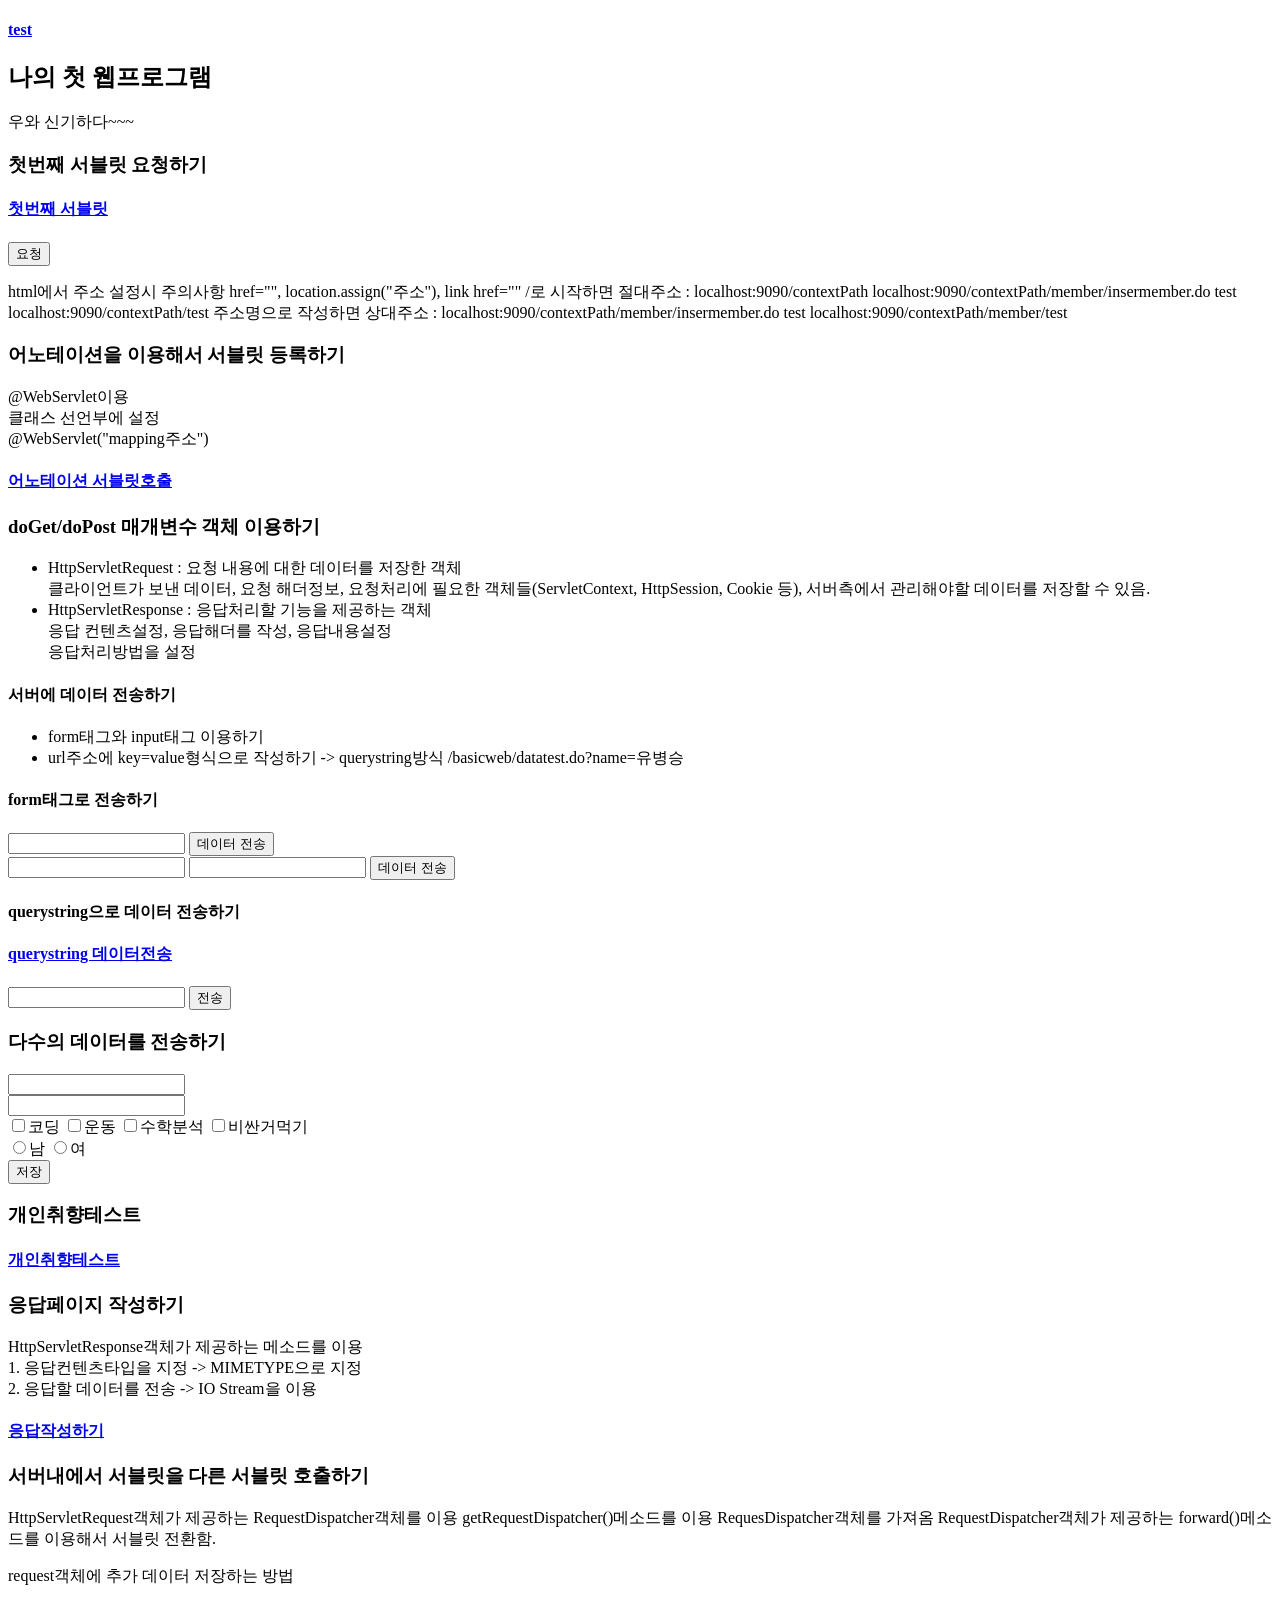
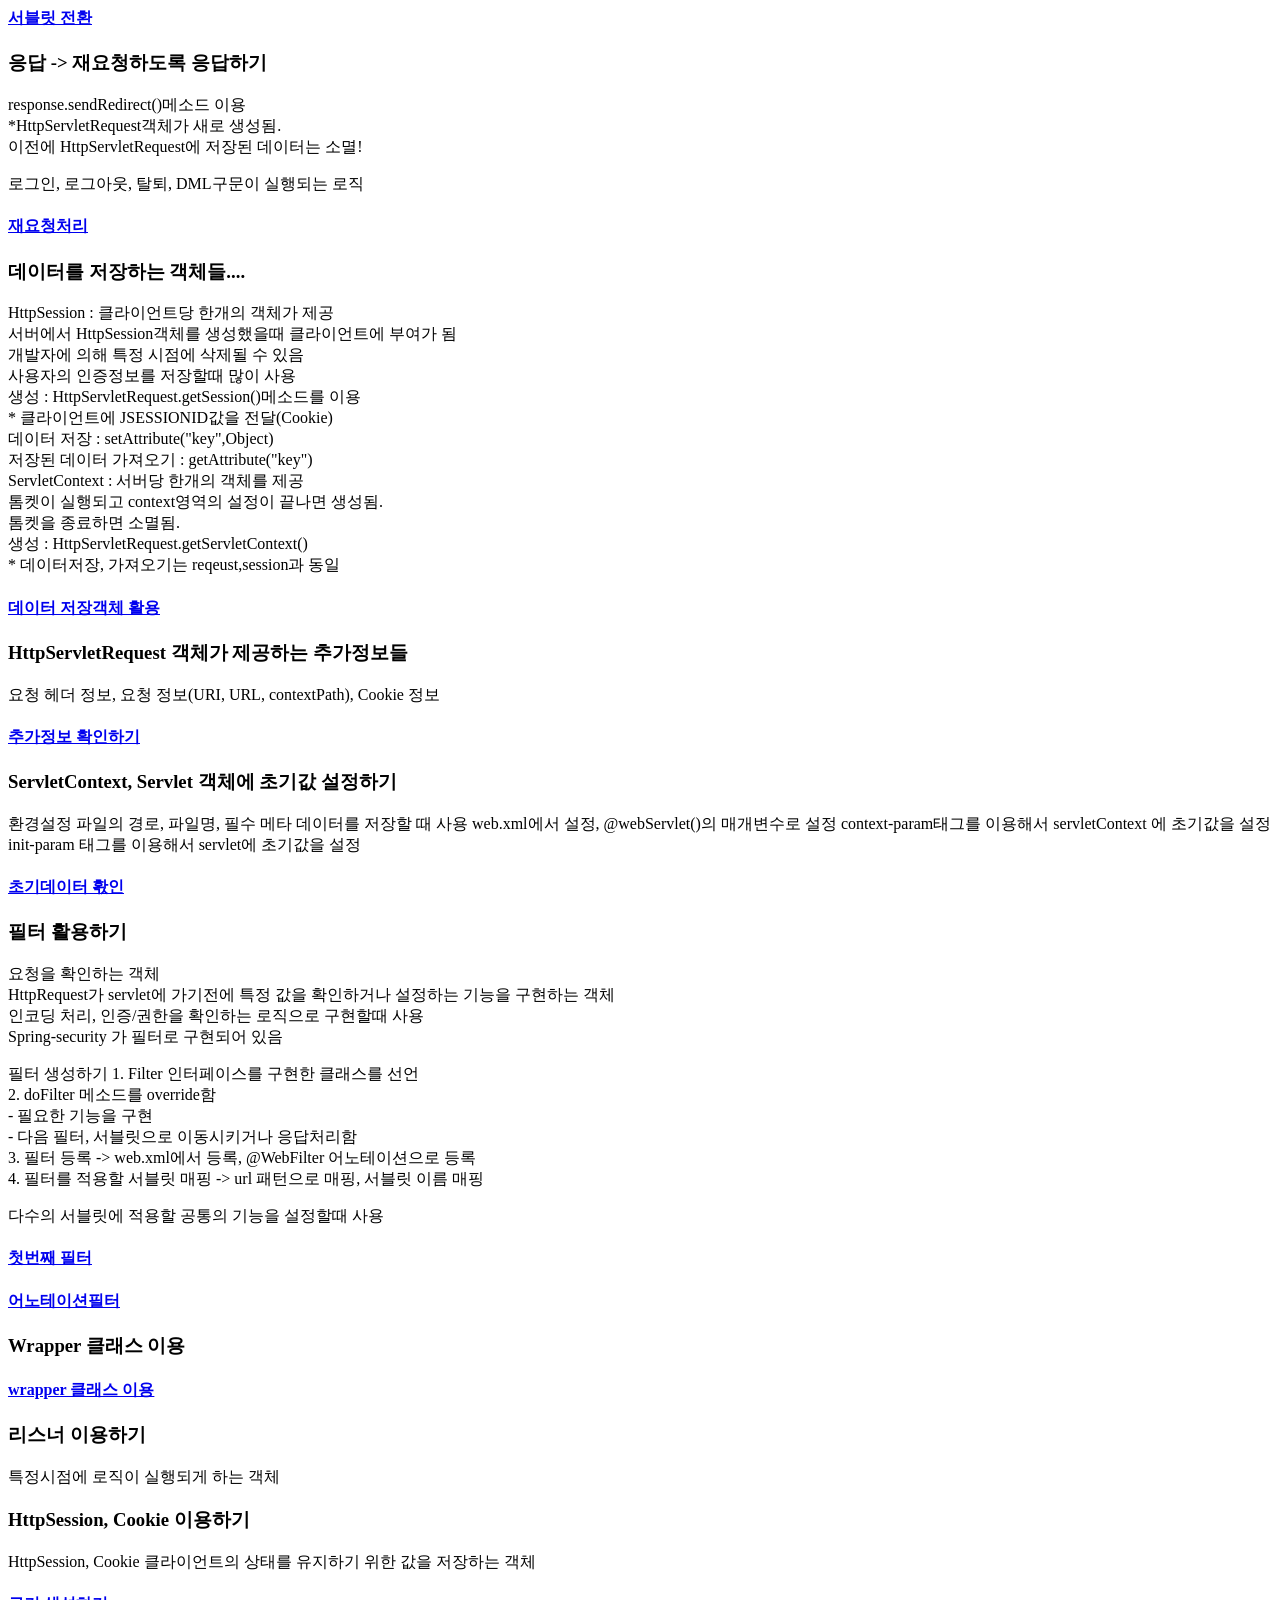
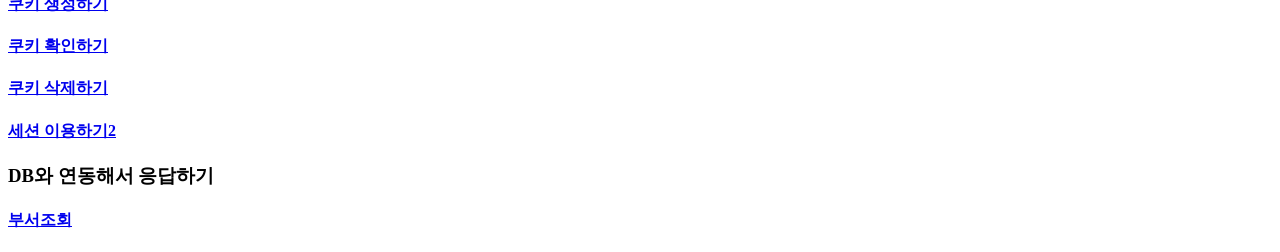
<file: web1/src/main/webapp/index.html>
<!DOCTYPE html>
<html>
<head>
<meta charset="UTF-8">
<title>나의 첫 웹 프로그램</title>
</head>
<body>
	<h4>
		<a href="/basicweb/views/test.html">test</a>
	</h4>
	<h2>나의 첫 웹프로그램</h2>
	<p>우와 신기하다~~~</p>
	
	<h3>첫번째 서블릿 요청하기</h3>
	<h4>
		<a href="/basicweb/first.do">첫번째 서블릿</a>
	</h4>
	<form action="/basicweb/first.do" method="post">
		<input type="submit" value="요청">
	</form>
	
	<p>
		html에서 주소 설정시 주의사항
		href="", location.assign("주소"), link href=""
		/로 시작하면 절대주소 : localhost:9090/contextPath
		localhost:9090/contextPath/member/insermember.do
		test
		localhost:9090/contextPath/test
		주소명으로 작성하면 상대주소 : 
		localhost:9090/contextPath/member/insermember.do
		test
		localhost:9090/contextPath/member/test
	</p>
	
	<!-- 
		index.html에서 myservlet.do 주소로 요청(GET)을 보내면
		우와 나의 서블릿이 동작했어 출력하기	
	 -->
	 
	 <h3>어노테이션을 이용해서 서블릿 등록하기</h3>
	 <p>
	 	 @WebServlet이용<br>
	 	 클래스 선언부에 설정<br>
	 	 @WebServlet("mapping주소")<br>
	 </p>
	<h4>
		<a href="/basicweb/anno.do">어노테이션 서블릿호출</a>
	</h4>
	
	<h3>doGet/doPost 매개변수 객체 이용하기</h3>
	<ul>
		<li>
			HttpServletRequest : 요청 내용에 대한 데이터를 저장한 객체<br>
			클라이언트가 보낸 데이터, 요청 해더정보, 
			요청처리에 필요한 객체들(ServletContext, HttpSession, Cookie 등),
			서버측에서 관리해야할 데이터를 저장할 수 있음.
		</li>
		<li>
			HttpServletResponse : 응답처리할 기능을 제공하는 객체<br>
			응답 컨텐츠설정, 응답해더를 작성, 응답내용설정<br>
			응답처리방법을 설정<br>
		</li>
	</ul>
	
	<h4>서버에 데이터 전송하기</h4>
	<ul>
		<li>
			form태그와 input태그 이용하기
		</li>
		<li>
			url주소에 key=value형식으로 작성하기 -> querystring방식
			/basicweb/datatest.do?name=유병승
		</li>
	</ul>
	<h4>form태그로 전송하기</h4>
	<form method="get" action="/basicweb/basicdata.do">
		<input type="text" name="sample">
		<input type="submit" value="데이터 전송">
	</form>
	<form method="post" action="/basicweb/basicdata.do">
		<input type="text" name="sample">
		<input type="number" name="mydata">
		<input type="submit" value="데이터 전송">
	</form>
	
	<h4>querystring으로 데이터 전송하기</h4>
	<h4>
		<a href="/basicweb/basicdata.do?sample=화이팅!">
			querystring 데이터전송
		</a>
	</h4>
	<div id="querystringtest">
		<input type="text">
		<button	onclick="sendData()">전송</button>
	</div>
	<script>
		const sendData=()=>{
			const data=document.querySelector("#querystringtest>input").value;
			location.assign("/basicweb/basicdata.do?sample="+data);
		}
	</script>
	
	<h3>다수의 데이터를 전송하기</h3>
	<form action="/basicweb/manydata.do" method="post">
		<input type='text' name="name"><br>
		<input type="number" name="age"><br>
		<label><input type="checkbox" name="hobby" value="코딩">코딩</label>
		<label><input type="checkbox" name="hobby" value="운동">운동</label>
		<label><input type="checkbox" name="hobby" value="수학분석">수학분석</label>
		<label><input type="checkbox" name="hobby" value="비싼거먹기">비싼거먹기</label>
		<br>
		<label><input type="radio" name="gender" value="남">남</label>		
		<label><input type="radio" name="gender" value="여">여</label>
		<br>
		<input type="submit" value="저장">		
	</form>
	
	<h3>개인취향테스트</h3>
	<h4>
		<a href="/basicweb/views/person.html">개인취향테스트</a>
	</h4>
	
	<h3>응답페이지 작성하기</h3>
	<p>
		HttpServletResponse객체가 제공하는 메소드를 이용<br>
		1. 응답컨텐츠타입을 지정 -> MIMETYPE으로 지정<br>
		2. 응답할 데이터를 전송 -> IO Stream을 이용<br>
	</p>
	<h4>
		<a href="/basicweb/responsetest.do">
			응답작성하기
		</a>
	</h4>
	
	<h3>서버내에서 서블릿을 다른 서블릿 호출하기</h3>
	<p>
		HttpServletRequest객체가 제공하는 RequestDispatcher객체를 이용
		getRequestDispatcher()메소드를 이용 RequesDispatcher객체를 가져옴
		RequestDispatcher객체가 제공하는 forward()메소드를 이용해서
		서블릿 전환함.
	</p>
	<p>
		request객체에 추가 데이터 저장하는 방법
	</p>
	<h4>
		<a href="/basicweb/changeservlet.do">서블릿 전환</a>
	</h4>
	<h3>응답 -> 재요청하도록 응답하기</h3>
	<p>
		response.sendRedirect()메소드 이용<br>
		*HttpServletRequest객체가 새로 생성됨.<br>
		이전에 HttpServletRequest에 저장된 데이터는 소멸!
	</p>
	<p>
		로그인, 로그아웃, 탈퇴, DML구문이 실행되는 로직
	</p>
	<h4>
		<a href="/basicweb/sendredirecttest.do">재요청처리</a>
	</h4>
	
	<h3>데이터를 저장하는 객체들....</h3>
	<p>
		HttpSession : 클라이언트당 한개의 객체가 제공<br>
		서버에서 HttpSession객체를 생성했을때 클라이언트에 부여가 됨<br>
		개발자에 의해 특정 시점에 삭제될 수 있음<br>
		사용자의 인증정보를 저장할때 많이 사용<br>
		생성 : HttpServletRequest.getSession()메소드를 이용<br>
		* 클라이언트에 JSESSIONID값을 전달(Cookie)<br>
		데이터 저장 : setAttribute("key",Object)<br>
		저장된 데이터 가져오기 : getAttribute("key")<br>
		
		ServletContext : 서버당 한개의 객체를 제공<br>
		톰켓이 실행되고 context영역의 설정이 끝나면 생성됨.<br>
		톰켓을 종료하면 소멸됨.<br>
		생성 : HttpServletRequest.getServletContext()<br>
		* 데이터저장, 가져오기는 reqeust,session과 동일 
	</p>
	
	<h4>
		<a href="/basicweb/sharedata.do">데이터 저장객체 활용</a>
	</h4>
	
	<h3>HttpServletRequest 객체가 제공하는 추가정보들</h3>
	<p>
		요청 헤더 정보, 요청 정보(URI, URL, contextPath), Cookie 정보
	</p>
	<h4>
		<a href="/basicweb/extrainfo.do">추가정보 확인하기</a>
	</h4>
	
	<h3>ServletContext, Servlet 객체에 초기값 설정하기</h3>
	<p>
		환경설정 파일의 경로, 파일명, 필수 메타 데이터를 저장할 때 사용
		web.xml에서 설정, @webServlet()의 매개변수로 설정
		context-param태그를 이용해서 servletContext 에 초기값을 설정
		init-param 태그를 이용해서 servlet에 초기값을 설정
	</p>
	<h4>
		<a href="/basicweb/initdata.do">초기데이터 홗인</a>
	</h4>
	
	<h3>필터 활용하기</h3>
	<p>
		요청을 확인하는 객체<br>
		HttpRequest가 servlet에 가기전에 특정 값을 확인하거나 설정하는 기능을 구현하는 객체<br>
		인코딩 처리, 인증/권한을 확인하는 로직으로 구현할때 사용<br>
		Spring-security 가 필터로 구현되어 있음
	</p>
	<p>
		필터 생성하기
		1. Filter 인터페이스를 구현한 클래스를 선언<br>
		2. doFilter 메소드를 override함<br>
			- 필요한 기능을 구현<br>
			- 다음 필터, 서블릿으로 이동시키거나 응답처리함<br>
		3. 필터 등록 -> web.xml에서 등록, @WebFilter 어노테이션으로 등록<br>
		4. 필터를 적용할 서블릿 매핑 -> url 패턴으로 매핑, 서블릿 이름 매핑<br>
	</p>
	<p>
		다수의 서블릿에 적용할 공통의 기능을 설정할때 사용
	</p>
	<h4>
		<a href="/basicweb/filtertest.do">첫번째 필터</a>
	</h4>
		<h4>
		<a href="/basicweb/filterannotest.do">어노테이션필터</a>
	</h4>
	<h3>Wrapper 클래스 이용</h3>
	<h4>
		<a href="/basicweb/wrappertest.do?data=나의 데이터">wrapper 클래스 이용</a>
	</h4>
	<h3>리스너 이용하기</h3>
	<p>
		특정시점에 로직이 실행되게 하는 객체
	</p>
	<h3>HttpSession, Cookie 이용하기</h3>
	<p>
		HttpSession, Cookie 클라이언트의 상태를 유지하기 위한 값을 저장하는 객체
	</p>
	<h4>
		<a href="/basicweb/makecookie">쿠키 생성하기</a>
	</h4>
	<h4>
		<a href="/basicweb/checkcookie">쿠키 확인하기</a>
	</h4>
	<h4>
		<a href="/basicweb/delcookie">쿠키 삭제하기</a>
	</h4>
	<h4>
		<a href="/basicweb/extrasession">세션 이용하기2</a>
	</h4>
	
	<!-- 05/13 -->
	<h3>DB와 연동해서 응답하기</h3>
	<h4>
		<a href="/basicweb/dept/searchdept.do">부서조회</a>
	</h4>

</body>
</html>
</file>
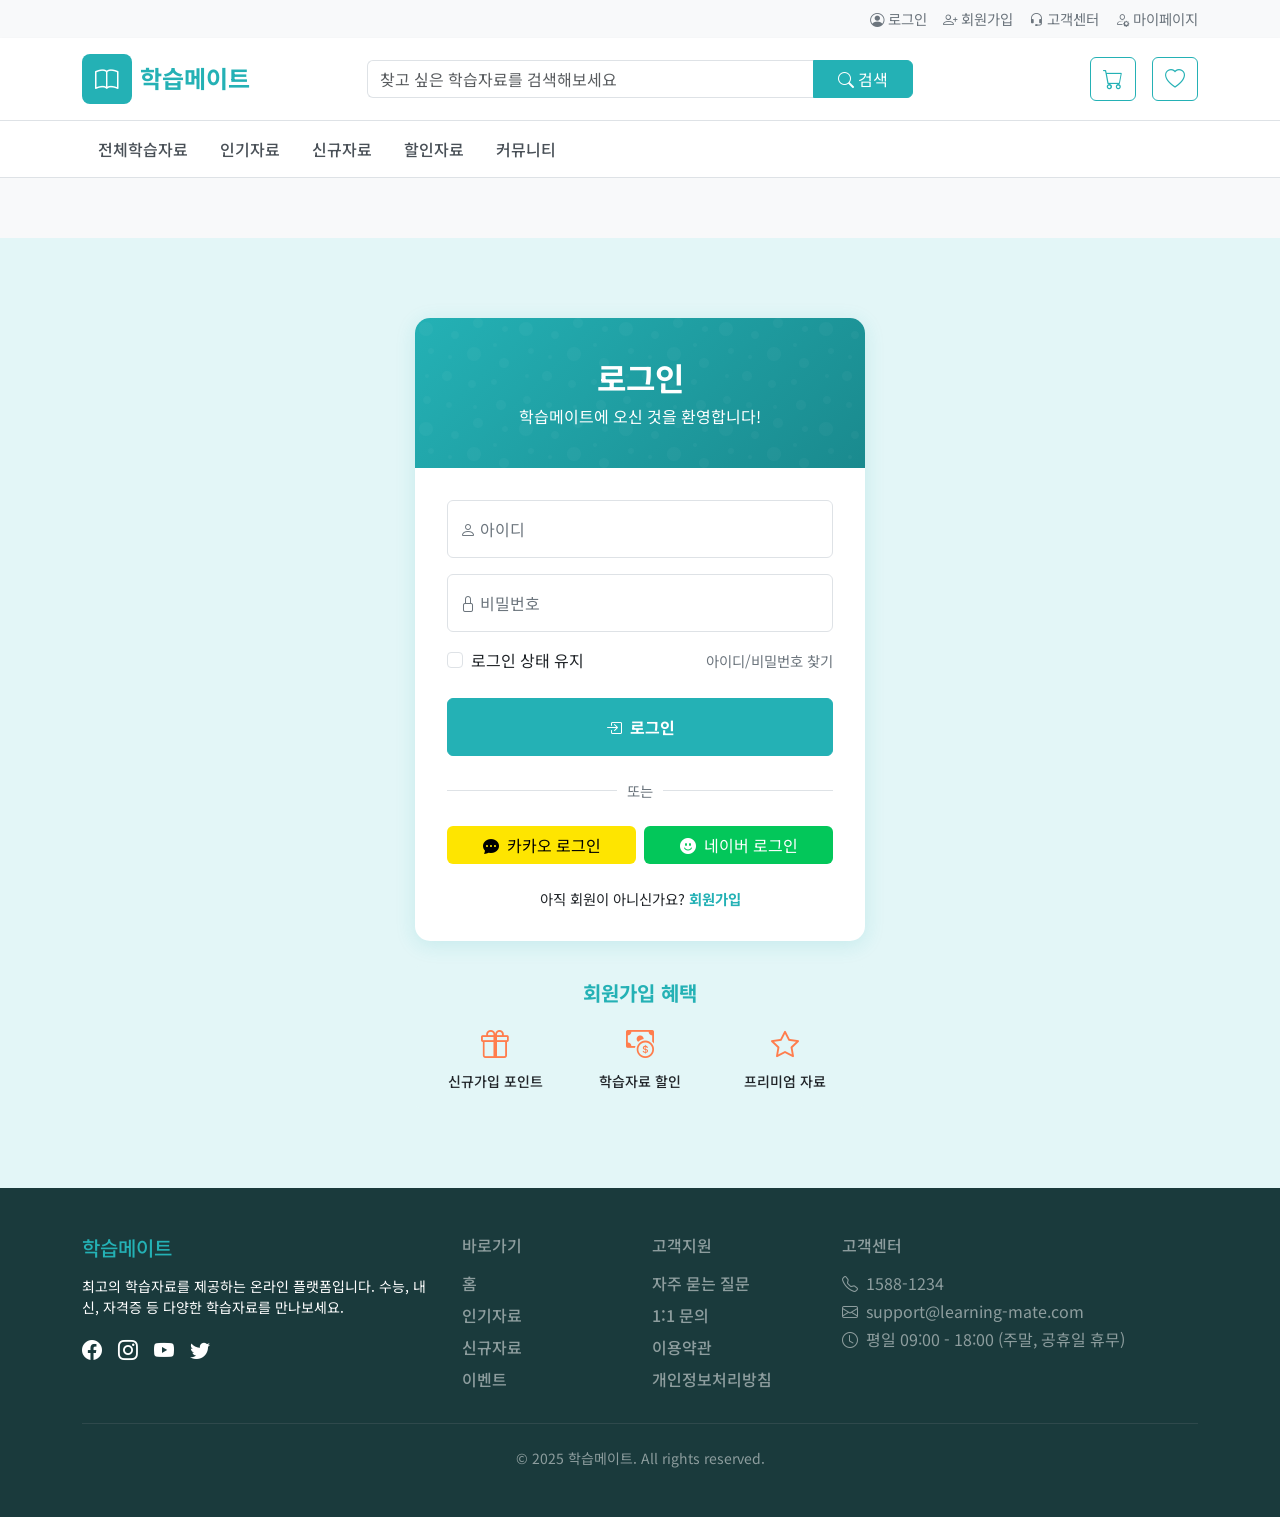
<file: hellomvc/src/main/webapp/acdemy.html>
<!DOCTYPE html>
<html lang="ko">
<head>
  <meta charset="UTF-8">
  <title>학습메이트 로그인</title>
  <meta name="viewport" content="width=device-width, initial-scale=1.0">
  <!-- Google Fonts: Noto Sans KR -->
  <link href="https://fonts.googleapis.com/css2?family=Noto+Sans+KR:wght@400;500;700;900&display=swap" rel="stylesheet">
  <!-- Bootstrap CSS -->
  <link href="https://cdn.jsdelivr.net/npm/bootstrap@5.3.0-alpha1/dist/css/bootstrap.min.css" rel="stylesheet">
  <!-- Bootstrap Icons -->
  <link rel="stylesheet" href="https://cdn.jsdelivr.net/npm/bootstrap-icons@1.10.0/font/bootstrap-icons.css">
  <style>
    :root {
      --bs-primary: #24b1b5;
      --bs-primary-rgb: 36, 177, 181;
      --bs-primary-hover: #1e9599;
      --bs-primary-light: #e3f6f7;
      --bs-primary-light-rgb: 227, 246, 247;
      --bs-secondary: #5a6268;
      --bs-secondary-light: #eef0f2;
      --bs-accent: #ff7d4d;
      --bs-accent-rgb: 255, 125, 77;
    }
    
    body {
      font-family: 'Noto Sans KR', sans-serif;
      background-color: #f8f9fa;
      color: #212529;
      min-height: 100vh;
      display: flex;
      flex-direction: column;
    }
    
    .btn-primary {
      background-color: var(--bs-primary);
      border-color: var(--bs-primary);
    }
    
    .btn-primary:hover,
    .btn-primary:focus,
    .btn-primary:active {
      background-color: var(--bs-primary-hover) !important;
      border-color: var(--bs-primary-hover) !important;
    }
    
    .btn-outline-primary {
      color: var(--bs-primary);
      border-color: var(--bs-primary);
    }
    
    .btn-outline-primary:hover {
      background-color: var(--bs-primary);
      border-color: var(--bs-primary);
    }
    
    .btn-accent {
      background-color: var(--bs-accent);
      border-color: var(--bs-accent);
      color: white;
    }
    
    .btn-accent:hover,
    .btn-accent:focus,
    .btn-accent:active {
      background-color: #ff6a36;
      border-color: #ff6a36;
      color: white;
    }
    
    .text-primary {
      color: var(--bs-primary) !important;
    }
    
    .text-accent {
      color: var(--bs-accent) !important;
    }
    
    .bg-primary-light {
      background-color: var(--bs-primary-light);
    }
    
    .top-nav {
      font-size: 0.9rem;
    }
    
    .top-nav a {
      color: #6c757d;
      text-decoration: none;
      transition: color 0.2s;
    }
    
    .top-nav a:hover {
      color: var(--bs-primary);
    }
    
    .logo-container {
      background-color: var(--bs-primary);
      border-radius: 8px;
      width: 50px;
      height: 50px;
      display: flex;
      align-items: center;
      justify-content: center;
    }
    
    .form-control:focus {
      border-color: rgba(var(--bs-primary-rgb), 0.5);
      box-shadow: 0 0 0 0.25rem rgba(var(--bs-primary-rgb), 0.25);
    }
    
    .nav-link {
      color: #495057;
      font-weight: 500;
      padding: 0.5rem 1rem;
      transition: color 0.2s;
    }
    
    .nav-link:hover,
    .nav-link.active {
      color: var(--bs-primary);
    }
    
    /* Custom gradients and shadows */
    .gradient-header {
      background: linear-gradient(135deg, var(--bs-primary) 0%, #1a8a8e 100%);
    }
    
    .shadow-custom {
      box-shadow: 0 4px 20px rgba(var(--bs-primary-rgb), 0.15);
    }
    
    /* Footer override */
    .footer-dark {
      background-color: #1a3a3c;
      margin-top: auto;
    }
    
    /* Login specific styles */
    .login-container {
      max-width: 450px;
      margin: 2rem auto;
    }
    
    .login-card {
      border-radius: 15px;
      overflow: hidden;
      border: none;
    }
    
    .login-header {
      position: relative;
      padding: 2.5rem 0;
    }
    
    .login-header::before {
      content: "";
      position: absolute;
      top: 0;
      left: 0;
      width: 100%;
      height: 100%;
      background: url("data:image/svg+xml,%3Csvg xmlns='http://www.w3.org/2000/svg' width='100' height='100' viewBox='0 0 100 100'%3E%3Cpath fill='%23ffffff' fill-opacity='0.1' d='M11 18c3.866 0 7-3.134 7-7s-3.134-7-7-7-7 3.134-7 7 3.134 7 7 7zm48 25c3.866 0 7-3.134 7-7s-3.134-7-7-7-7 3.134-7 7 3.134 7 7 7zm-43-7c1.657 0 3-1.343 3-3s-1.343-3-3-3-3 1.343-3 3 1.343 3 3 3zm63 31c1.657 0 3-1.343 3-3s-1.343-3-3-3-3 1.343-3 3 1.343 3 3 3zM34 90c1.657 0 3-1.343 3-3s-1.343-3-3-3-3 1.343-3 3 1.343 3 3 3zm56-76c1.657 0 3-1.343 3-3s-1.343-3-3-3-3 1.343-3 3 1.343 3 3 3zM12 86c2.21 0 4-1.79 4-4s-1.79-4-4-4-4 1.79-4 4 1.79 4 4 4zm28-65c2.21 0 4-1.79 4-4s-1.79-4-4-4-4 1.79-4 4 1.79 4 4 4zm23-11c2.76 0 5-2.24 5-5s-2.24-5-5-5-5 2.24-5 5 2.24 5 5 5zm-6 60c2.21 0 4-1.79 4-4s-1.79-4-4-4-4 1.79-4 4 1.79 4 4 4zm29 22c2.76 0 5-2.24 5-5s-2.24-5-5-5-5 2.24-5 5 2.24 5 5 5zM32 63c2.76 0 5-2.24 5-5s-2.24-5-5-5-5 2.24-5 5 2.24 5 5 5zm57-13c2.76 0 5-2.24 5-5s-2.24-5-5-5-5 2.24-5 5 2.24 5 5 5zm-9-21c1.105 0 2-.895 2-2s-.895-2-2-2-2 .895-2 2 .895 2 2 2zM60 91c1.105 0 2-.895 2-2s-.895-2-2-2-2 .895-2 2 .895 2 2 2zM35 41c1.105 0 2-.895 2-2s-.895-2-2-2-2 .895-2 2 .895 2 2 2zM12 60c1.105 0 2-.895 2-2s-.895-2-2-2-2 .895-2 2 .895 2 2 2z'/%3E%3C/svg%3E") repeat;
      opacity: 0.3;
    }
    
    .login-body {
      padding: 2rem;
    }
    
    .form-floating > label {
      color: #6c757d;
    }
    
    .form-floating > .form-control:focus ~ label,
    .form-floating > .form-control:not(:placeholder-shown) ~ label {
      color: var(--bs-primary);
    }
    
    .login-divider {
      display: flex;
      align-items: center;
      margin: 1.5rem 0;
    }
    
    .login-divider::before,
    .login-divider::after {
      content: "";
      flex: 1;
      border-bottom: 1px solid #dee2e6;
    }
    
    .login-divider span {
      padding: 0 10px;
      color: #6c757d;
      font-size: 0.9rem;
    }
    
    .social-login-btn {
      padding: 0.6rem 1rem;
      border-radius: 50px;
      display: flex;
      align-items: center;
      justify-content: center;
      font-weight: 500;
      border: 1px solid #dee2e6;
      background-color: white;
      transition: all 0.2s;
    }
    
    .social-login-btn:hover {
      background-color: #f8f9fa;
      border-color: #ced4da;
    }
    
    .btn-kakao {
      background-color: #FEE500;
      color: #000000;
    }
    
    .btn-kakao:hover {
      background-color: #f4dc00;
    }
    
    .btn-naver {
      background-color: #03C75A;
      color: white;
    }
    
    .btn-naver:hover {
      background-color: #02b350;
    }
    
    .login-options {
      font-size: 0.9rem;
    }
    
    .login-options a {
      color: #6c757d;
      text-decoration: none;
      transition: color 0.2s;
    }
    
    .login-options a:hover {
      color: var(--bs-primary);
    }
    
    .form-check-input:checked {
      background-color: var(--bs-primary);
      border-color: var(--bs-primary);
    }
    
    .login-animation {
      animation: fadeInUp 0.5s ease-out;
    }
    
    @keyframes fadeInUp {
      from {
        opacity: 0;
        transform: translateY(20px);
      }
      to {
        opacity: 1;
        transform: translateY(0);
      }
    }
    
    .wave-divider {
      position: relative;
      height: 70px;
      margin-bottom: -10px;
    }
    
    .wave {
      position: absolute;
      bottom: 0;
      left: 0;
      width: 100%;
      height: 100px;
      background: url("data:image/svg+xml,%3Csvg xmlns='http://www.w3.org/2000/svg' viewBox='0 0 1440 320'%3E%3Cpath fill='%23e3f6f7' fill-opacity='1' d='M0,192L48,197.3C96,203,192,213,288,229.3C384,245,480,267,576,250.7C672,235,768,181,864,181.3C960,181,1056,235,1152,234.7C1248,235,1344,181,1392,154.7L1440,128L1440,320L1392,320C1344,320,1248,320,1152,320C1056,320,960,320,864,320C768,320,672,320,576,320C480,320,384,320,288,320C192,320,96,320,48,320L0,320Z'%3E%3C/path%3E%3C/svg%3E");
      background-size: cover;
      background-repeat: no-repeat;
    }
  </style>
</head>
<body>
  <!-- Top Navigation -->
  <div class="container">
    <div class="row py-2 top-nav">
      <div class="col-12 d-flex justify-content-end">
        <div class="d-flex gap-3">
          <a href="#" class="active"><i class="bi bi-person-circle me-1"></i>로그인</a>
          <a href="#"><i class="bi bi-person-plus me-1"></i>회원가입</a>
          <a href="#"><i class="bi bi-headset me-1"></i>고객센터</a>
          <a href="#"><i class="bi bi-person-gear me-1"></i>마이페이지</a>
        </div>
      </div>
    </div>
  </div>

  <!-- Header -->
  <header class="bg-white py-3 shadow-sm">
    <div class="container">
      <div class="row align-items-center">
        <div class="col-lg-3 col-md-4 col-6 mb-3 mb-md-0">
          <a href="#" class="text-decoration-none">
            <div class="d-flex align-items-center">
              <div class="logo-container me-2 text-white">
                <i class="bi bi-book fs-4"></i>
              </div>
              <span class="h4 mb-0 fw-bold text-primary">학습메이트</span>
            </div>
          </a>
        </div>
        <div class="col-lg-6 col-md-8 col-12">
          <div class="input-group">
            <input type="text" class="form-control border-end-0" placeholder="찾고 싶은 학습자료를 검색해보세요">
            <button class="btn btn-primary px-4" type="button">
              <i class="bi bi-search me-1"></i>검색
            </button>
          </div>
        </div>
        <div class="col-lg-3 d-none d-lg-block">
          <div class="d-flex justify-content-end gap-3">
            <a href="#" class="btn btn-outline-primary position-relative">
              <i class="bi bi-cart fs-5"></i>
            </a>
            <a href="#" class="btn btn-outline-primary position-relative">
              <i class="bi bi-heart fs-5"></i>
            </a>
          </div>
        </div>
      </div>
    </div>
  </header>

  <!-- Navigation -->
  <nav class="bg-white border-top border-bottom py-2">
    <div class="container">
      <ul class="nav justify-content-center justify-content-md-start">
        <li class="nav-item">
          <a class="nav-link" href="#">전체학습자료</a>
        </li>
        <li class="nav-item">
          <a class="nav-link" href="#">인기자료</a>
        </li>
        <li class="nav-item">
          <a class="nav-link" href="#">신규자료</a>
        </li>
        <li class="nav-item">
          <a class="nav-link" href="#">할인자료</a>
        </li>
        <li class="nav-item">
          <a class="nav-link" href="#">커뮤니티</a>
        </li>
      </ul>
    </div>
  </nav>
  
  <!-- Wave Divider -->
  <div class="wave-divider">
    <div class="wave"></div>
  </div>

  <!-- Main Content -->
  <main class="bg-primary-light py-5">
    <div class="container login-animation">
      <div class="login-container">
        <div class="card login-card shadow-custom">
          <div class="login-header gradient-header text-center text-white position-relative">
            <div class="position-relative">
              <h2 class="fw-bold mb-2">로그인</h2>
              <p class="mb-0">학습메이트에 오신 것을 환영합니다!</p>
            </div>
          </div>
          <div class="login-body">
            <form>
              <div class="form-floating mb-3">
                <input type="text" class="form-control" id="username" placeholder="아이디">
                <label for="username"><i class="bi bi-person me-1"></i>아이디</label>
              </div>
              <div class="form-floating mb-3">
                <input type="password" class="form-control" id="password" placeholder="비밀번호">
                <label for="password"><i class="bi bi-lock me-1"></i>비밀번호</label>
              </div>
              
              <div class="d-flex justify-content-between align-items-center mb-4">
                <div class="form-check">
                  <input class="form-check-input" type="checkbox" id="rememberMe">
                  <label class="form-check-label" for="rememberMe">
                    로그인 상태 유지
                  </label>
                </div>
                <div class="login-options">
                  <a href="#">아이디/비밀번호 찾기</a>
                </div>
              </div>
              
              <div class="d-grid mb-4">
                <button class="btn btn-primary py-3 fw-bold" type="submit">
                  <i class="bi bi-box-arrow-in-right me-2"></i>로그인
                </button>
              </div>
              
              <div class="login-divider">
                <span>또는</span>
              </div>
              
              <div class="row g-2 mb-4">
                <div class="col-6">
                  <button type="button" class="btn w-100 btn-kakao">
                    <i class="bi bi-chat-dots-fill me-2"></i>카카오 로그인
                  </button>
                </div>
                <div class="col-6">
                  <button type="button" class="btn w-100 btn-naver">
                    <i class="bi bi-emoji-smile-fill me-2"></i>네이버 로그인
                  </button>
                </div>
              </div>
              
              <div class="text-center login-options">
                <p class="mb-0">아직 회원이 아니신가요? <a href="#" class="fw-bold text-primary">회원가입</a></p>
              </div>
            </form>
          </div>
        </div>
        
        <div class="card mt-4 border-0 bg-primary-light">
          <div class="card-body text-center">
            <h5 class="fw-bold text-primary mb-3">회원가입 혜택</h5>
            <div class="row g-3">
              <div class="col-4">
                <div class="d-flex flex-column align-items-center">
                  <i class="bi bi-gift text-accent fs-3 mb-2"></i>
                  <span class="small fw-medium">신규가입 포인트</span>
                </div>
              </div>
              <div class="col-4">
                <div class="d-flex flex-column align-items-center">
                  <i class="bi bi-cash-coin text-accent fs-3 mb-2"></i>
                  <span class="small fw-medium">학습자료 할인</span>
                </div>
              </div>
              <div class="col-4">
                <div class="d-flex flex-column align-items-center">
                  <i class="bi bi-star text-accent fs-3 mb-2"></i>
                  <span class="small fw-medium">프리미엄 자료</span>
                </div>
              </div>
            </div>
          </div>
        </div>
      </div>
    </div>
  </main>

  <!-- Footer -->
  <footer class="footer-dark text-white py-5">
    <div class="container">
      <div class="row">
        <div class="col-md-4 mb-4 mb-md-0">
          <h5 class="mb-3 text-primary">학습메이트</h5>
          <p class="small">최고의 학습자료를 제공하는 온라인 플랫폼입니다. 수능, 내신, 자격증 등 다양한 학습자료를 만나보세요.</p>
          <div class="d-flex gap-3 mt-3">
            <a href="#" class="text-white"><i class="bi bi-facebook fs-5"></i></a>
            <a href="#" class="text-white"><i class="bi bi-instagram fs-5"></i></a>
            <a href="#" class="text-white"><i class="bi bi-youtube fs-5"></i></a>
            <a href="#" class="text-white"><i class="bi bi-twitter fs-5"></i></a>
          </div>
        </div>
        <div class="col-md-2 mb-4 mb-md-0">
          <h6 class="mb-3 text-white-50">바로가기</h6>
          <ul class="nav flex-column">
            <li class="nav-item"><a class="nav-link text-white-50 p-0 mb-2" href="#">홈</a></li>
            <li class="nav-item"><a class="nav-link text-white-50 p-0 mb-2" href="#">인기자료</a></li>
            <li class="nav-item"><a class="nav-link text-white-50 p-0 mb-2" href="#">신규자료</a></li>
            <li class="nav-item"><a class="nav-link text-white-50 p-0 mb-2" href="#">이벤트</a></li>
          </ul>
        </div>
        <div class="col-md-2 mb-4 mb-md-0">
          <h6 class="mb-3 text-white-50">고객지원</h6>
          <ul class="nav flex-column">
            <li class="nav-item"><a class="nav-link text-white-50 p-0 mb-2" href="#">자주 묻는 질문</a></li>
            <li class="nav-item"><a class="nav-link text-white-50 p-0 mb-2" href="#">1:1 문의</a></li>
            <li class="nav-item"><a class="nav-link text-white-50 p-0 mb-2" href="#">이용약관</a></li>
            <li class="nav-item"><a class="nav-link text-white-50 p-0 mb-2" href="#">개인정보처리방침</a></li>
          </ul>
        </div>
        <div class="col-md-4">
          <h6 class="mb-3 text-white-50">고객센터</h6>
          <div class="text-white-50 mb-3">
            <p class="mb-1"><i class="bi bi-telephone me-2"></i>1588-1234</p>
            <p class="mb-1"><i class="bi bi-envelope me-2"></i>support@learning-mate.com</p>
            <p class="mb-1"><i class="bi bi-clock me-2"></i>평일 09:00 - 18:00 (주말, 공휴일 휴무)</p>
          </div>
        </div>
      </div>
      <hr class="my-4 border-secondary">
      <div class="row">
        <div class="col-12 text-center">
          <p class="small text-white-50 mb-0">© 2025 학습메이트. All rights reserved.</p>
        </div>
      </div>
    </div>
  </footer>

  <!-- Bootstrap Bundle with Popper -->
  <script src="https://cdn.jsdelivr.net/npm/bootstrap@5.3.0-alpha1/dist/js/bootstrap.bundle.min.js"></script>
  
  <script>
    // Form validation
    document.addEventListener('DOMContentLoaded', function() {
      const loginForm = document.querySelector('form');
      const usernameInput = document.getElementById('username');
      const passwordInput = document.getElementById('password');
      
      loginForm.addEventListener('submit', function(e) {
        e.preventDefault();
        
        let isValid = true;
        
        // Simple validation
        if (!usernameInput.value.trim()) {
          usernameInput.classList.add('is-invalid');
          isValid = false;
        } else {
          usernameInput.classList.remove('is-invalid');
          usernameInput.classList.add('is-valid');
        }
        
        if (!passwordInput.value.trim()) {
          passwordInput.classList.add('is-invalid');
          isValid = false;
        } else {
          passwordInput.classList.remove('is-invalid');
          passwordInput.classList.add('is-valid');
        }
        
        // If valid, simulate login
        if (isValid) {
          const loginBtn = loginForm.querySelector('button[type="submit"]');
          loginBtn.disabled = true;
          loginBtn.innerHTML = '<span class="spinner-border spinner-border-sm me-2" role="status" aria-hidden="true"></span>로그인 중...';
          
          // Simulate API call
          setTimeout(() => {
            loginBtn.innerHTML = '<i class="bi bi-check-circle-fill me-2"></i>로그인 성공!';
            loginBtn.classList.remove('btn-primary');
            loginBtn.classList.add('btn-success');
            
            // Redirect after successful login
            setTimeout(() => {
              window.location.href = '#';
            }, 1000);
          }, 1500);
        }
      });
      
      // Clear validation on input
      usernameInput.addEventListener('input', function() {
        this.classList.remove('is-invalid');
      });
      
      passwordInput.addEventListener('input', function() {
        this.classList.remove('is-invalid');
      });
    });
  </script>
</body>
</html>
</file>
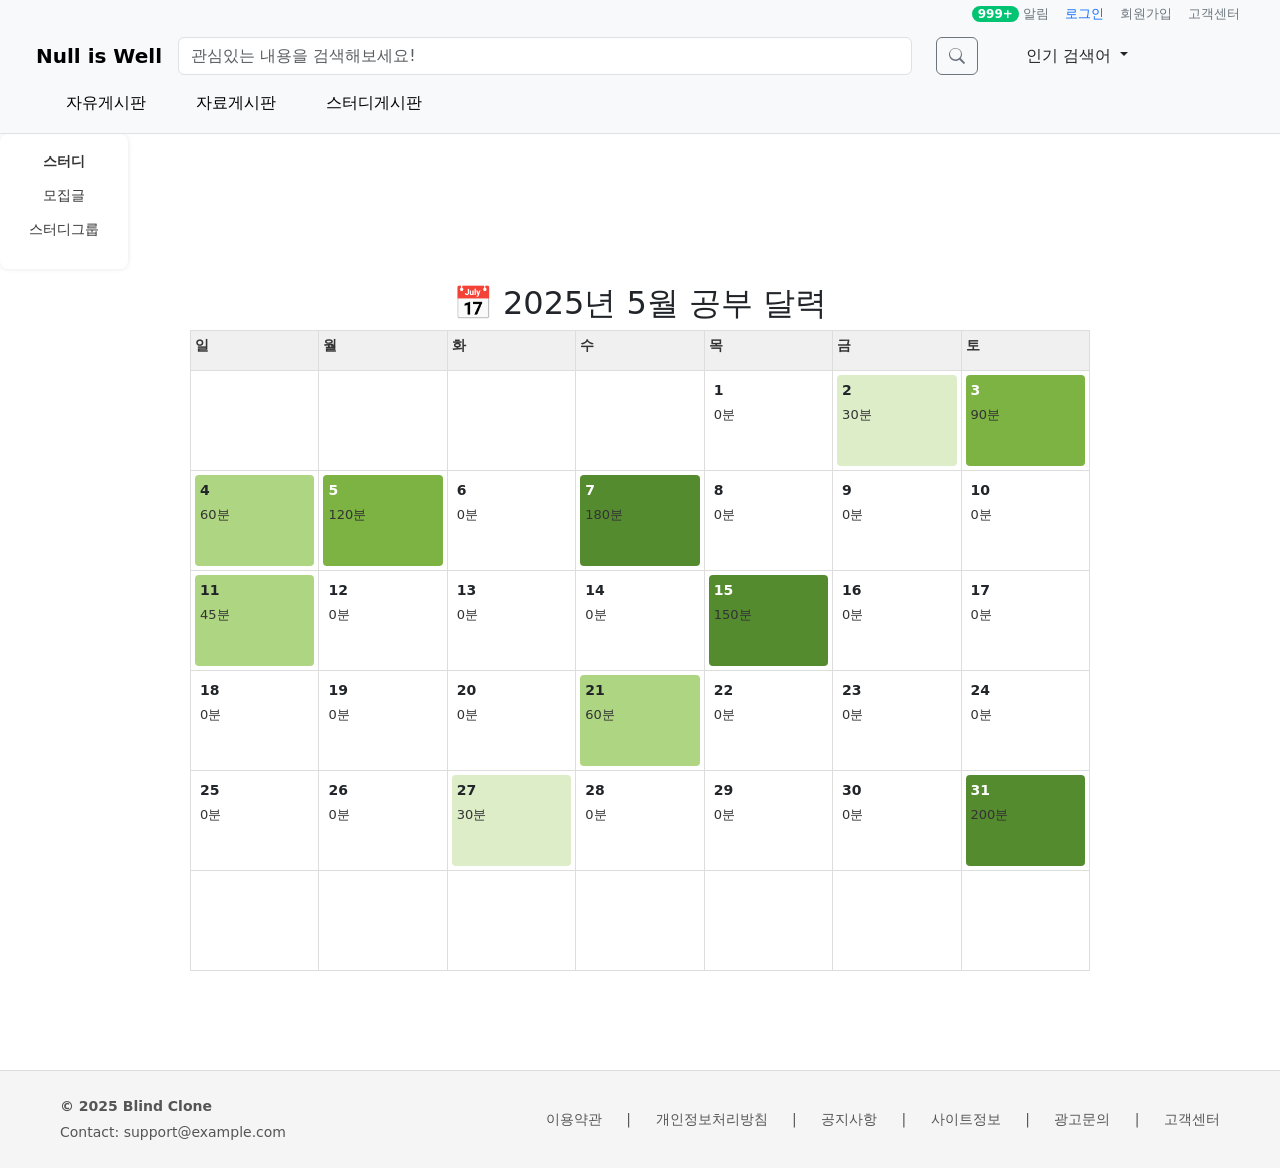
<file: web1/src/main/webapp/views/calendar.html>
<!DOCTYPE html>
<html lang="ko">
<head>
<meta charset="UTF-8">
<meta name="viewport" content="width=device-width, initial-scale=1.0" />
<title>공부 달력</title>
<link
	href="https://cdn.jsdelivr.net/npm/bootstrap@5.3.2/dist/css/bootstrap.min.css"
	rel="stylesheet">
<link rel="stylesheet" href="./style.css">
<link rel="stylesheet" href="./submenu.css">
<style>

h2 {
	text-align: center;
}

.calendar-container {
	max-width: 900px;
	margin: 0 auto;
}

table.calendar {
	width: 100%;
	border-collapse: collapse;
}

.calendar th, .calendar td {
	width: 14.28%;
	height: 100px;
	border: 1px solid #ddd;
	vertical-align: top;
	position: relative;
	padding: 4px;
	font-size: 14px;
}

.calendar th {
	background: #f0f0f0;
	font-weight: bold;
	color: #333;
	height: 40px;
}

.day-number {
	font-weight: bold;
	margin-bottom: 4px;
}

.study-time {
	font-size: 13px;
	margin-top: 4px;
	display: block;
	color: #333;
}

.day-box {
	width: 100%;
	height: 100%;
	padding: 5px;
	border-radius: 4px;
}

/* 색상 단계 */
.level-0 {
	background-color: #ffffff;
}

.level-1 {
	background-color: #dcedc8;
}

.level-2 {
	background-color: #aed581;
}

.level-3 {
	background-color: #7cb342;
	color: white;
}

.level-4 {
	background-color: #558b2f;
	color: white;
}
</style>
</head>
<body>
	<!-- 최상단 로그인/회원가입 라인 -->
	<div class="bg-light px-4 py-1 d-flex justify-content-end"
		style="font-size: 13px;">
		<div class="wrapper">
			<span class="badge" style="top: 10%; right: 110%;">999+</span> <a
				href="#" class="me-3 text-decoration-none text-secondary">알림</a>
		</div>
		<a href="#" class="me-3 text-decoration-none textP-secondary">로그인</a>
		<a href="#" class="me-3 text-decoration-none text-secondary">회원가입</a>
		<a href="#" class="me-3 text-decoration-none text-secondary">고객센터</a>
	</div>
	<!-- 상단 메뉴 바 -->
	<nav class="navbar bg-light border-bottom px-4 py-2">
		<div class="container-fluid d-flex align-items-center">
			<a class="navbar-brand fw-bold me-3" href="./test.html">Null is
				Well</a>

			<!-- 검색창 + 인기 검색어 -->
			<div class="d-flex align-items-center flex-grow-1">
				<div class="d-flex align-items-center search-box me-5">
					<input class="form-control search-input mh-50 me-3 flex-grow-1"
						type="search" placeholder="관심있는 내용을 검색해보세요!" />
					<button class="btn btn-outline-secondary ms-2" type="submit">
						<svg xmlns="http://www.w3.org/2000/svg" width="16" height="16"
							fill="currentColor" class="bi bi-search" viewBox="0 0 16 16">
                            <path
								d="M11.742 10.344a6.5 6.5 0 1 0-1.397 1.398h-.001l3.85 3.85a1 1 0 0 0 1.415-1.414l-3.85-3.85zm-5.242 1.106a5.5 5.5 0 1 1 0-11 5.5 5.5 0 0 1 0 11z" />
                        </svg>
					</button>
				</div>
				<!-- 인기 검색어 dropdown -->
				<div class="dropdown-hover">
					<a class="nav-link dropdown-toggle me-5" href="#" id="boardMenu"
						role="button"> 인기 검색어 </a>
					<div class="dropdown-menu-custom">
						<div class="fw-bold mb-2">실시간 검색어</div>
						<ul class="search-rank p-0 m-0">
							<li><span>1</span><a href="#">레오 14세</a></li>
							<li><span>2</span><a href="#">교황</a></li>
							<li><span>3</span><a href="#">김문수</a></li>
							<li><span>4</span><a href="#">콘클라베</a></li>
							<li><span>5</span><a href="#">추기경</a></li>
							<li><span>6</span><a href="#">이재명</a></li>
							<li><span>7</span><a href="#">오승환</a></li>
							<li><span>8</span><a href="#">인도</a></li>
							<li><span>9</span><a href="#">유흥식</a></li>
							<li><span>10</span><a href="#">황동하</a></li>
						</ul>
					</div>
				</div>
			</div>
		</div>

		<!-- 메뉴 탭 -->
		<div>
			<ul class="menu-bar">
				<li class="menu-group"><a href="#">자유게시판</a></li>
				<li class="menu-group"><a href="#">자료게시판</a></li>
				<li class="menu-group"><a href="#">스터디게시판</a>
					<ul class="submenu">
						<li><a href="./study.html">모집글</a></li>
						<li><a href="./mystudygroup.html">스터디그룹</a></li>
						<li><a href="./timer.html">타이머</a></li>
					</ul></li>
			</ul>
		</div>
	</nav>
	    <div class="page-wrapper">
        <!-- 오른쪽 컬럼 -->
        <div class="study-menu">
            <ul>
                <li><a href="./study.html"><strong>스터디</strong></a></li>
                <li><a href="./study.html">모집글</a></li>
                <li><a href="./mystudygroup.html">스터디그룹</a></li>
            </ul>
        </div>
       <div class="container">
	<h2>📅 2025년 5월 공부 달력</h2>
	<div class="calendar-container">
		<table class="calendar" id="calendar">
			<thead>
				<tr>
					<th>일</th>
					<th>월</th>
					<th>화</th>
					<th>수</th>
					<th>목</th>
					<th>금</th>
					<th>토</th>
				</tr>
			</thead>
			<tbody id="calendar-body"></tbody>
		</table>
	</div>
	</div>
	</div>
	<footer class="site-footer">
		<div class="footer-content">
			<div class="footer-left">
				<p>
					<strong>© 2025 Blind Clone</strong>
				</p>
				<p>Contact: support@example.com</p>
			</div>
			<div class="footer-links">
				<a href="#">이용약관</a> <span>|</span> <a href="#">개인정보처리방침</a> <span>|</span>
				<a href="#">공지사항</a> <span>|</span> <a href="#">사이트정보</a> <span>|</span>
				<a href="#">광고문의</a> <span>|</span> <a href="#">고객센터</a>
			</div>
		</div>
	</footer>

	<script>
  const studyData = {
    "2025-05-01": 0,
    "2025-05-02": 30,
    "2025-05-03": 90,
    "2025-05-04": 60,
    "2025-05-05": 120,
    "2025-05-06": 0,
    "2025-05-07": 180,
    "2025-05-11": 45,
    "2025-05-12": 0,
    "2025-05-15": 150,
    "2025-05-18": 0,
    "2025-05-21": 60,
    "2025-05-27": 30,
    "2025-05-31": 200
  };

  function getColorLevel(minutes) {
    if (minutes === 0) return "level-0";
    if (minutes <= 30) return "level-1";
    if (minutes <= 60) return "level-2";
    if (minutes <= 120) return "level-3";
    return "level-4";
  }

  const year = 2025;
  const month = 4; // May (JS는 0부터 시작)
  const firstDay = new Date(year, month, 1).getDay(); // 0 = Sunday
  const daysInMonth = new Date(year, month + 1, 0).getDate();

  const tbody = document.getElementById("calendar-body");
  let date = 1;
  for (let i = 0; i < 6; i++) { // 최대 6주
    const row = document.createElement("tr");

    for (let j = 0; j < 7; j++) {
      const cell = document.createElement("td");

      if (i === 0 && j < firstDay) {
        cell.innerHTML = ""; // 비어있는 칸
      } else if (date > daysInMonth) {
        cell.innerHTML = ""; // 다음 달로 넘어감
      } else {
        const dateStr = `${year}-${String(month + 1).padStart(2, '0')}-${String(date).padStart(2, '0')}`;
        const studyTime = studyData[dateStr] || 0;
        const colorClass = getColorLevel(studyTime);

        cell.innerHTML = `
          <div class="day-box ${colorClass}">
            <div class="day-number">${date}</div>
            <span class="study-time">${studyTime}분</span>
          </div>
        `;
        date++;
      }
      row.appendChild(cell);
    }
    tbody.appendChild(row);
  }
</script>
	<script src="https://cdn.jsdelivr.net/npm/bootstrap@5.3.2/dist/js/bootstrap.bundle.min.js"></script>

</body>
</html>
</file>
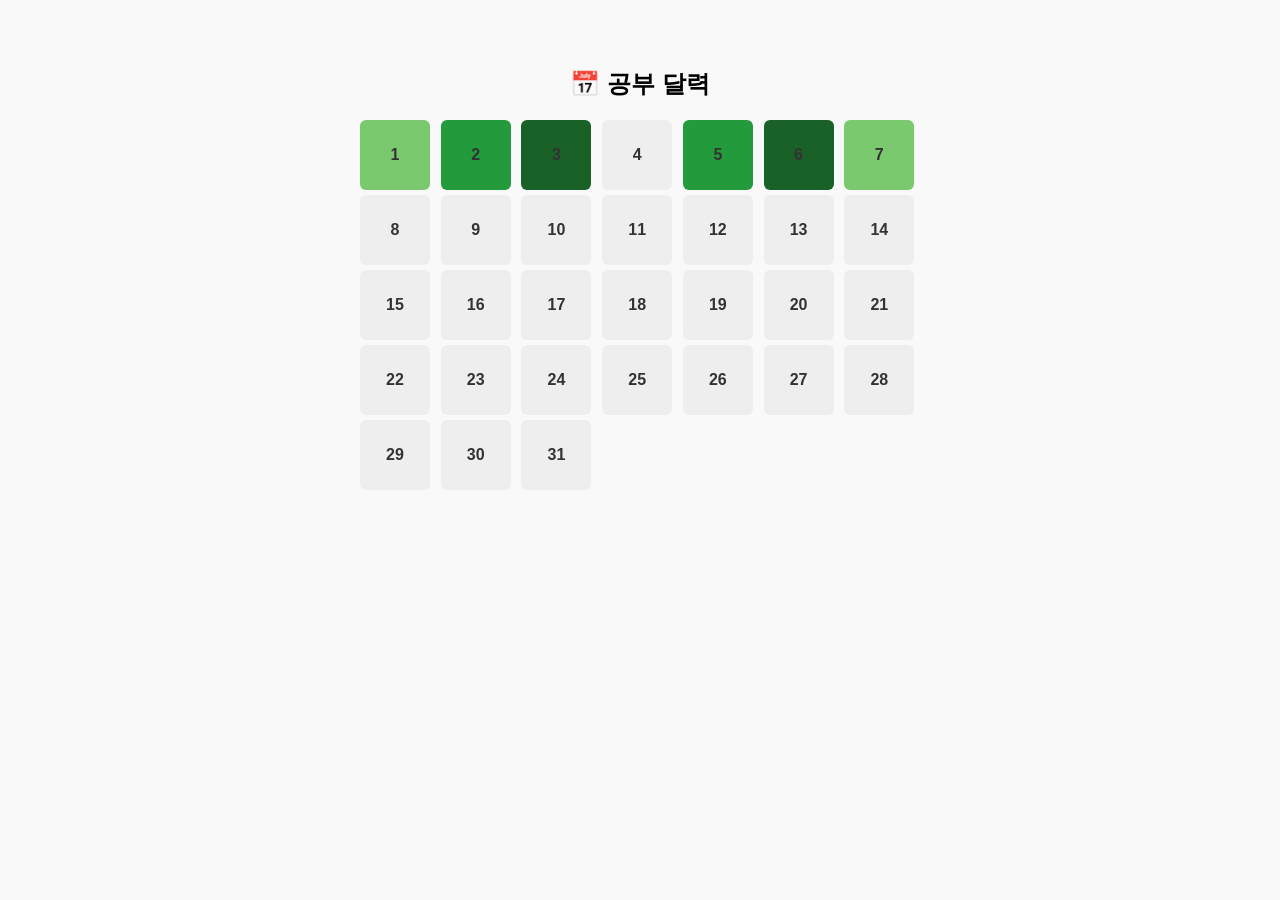
<file: web1/src/main/webapp/views/calendar3.html>
<!DOCTYPE html>
<html lang="ko">
<head>
  <meta charset="UTF-8">
  <title>공부 달력</title>
  <style>
    body {
      font-family: 'Segoe UI', sans-serif;
      background: #f9f9f9;
      padding: 40px;
    }

    h2 {
      text-align: center;
      margin-bottom: 20px;
    }

    .calendar {
      display: grid;
      grid-template-columns: repeat(7, 1fr);
      gap: 5px;
      max-width: 560px;
      margin: 0 auto;
    }

    .day {
      position: relative;
      width: 70px;
      height: 70px;
      background-color: #eee;
      border-radius: 6px;
      text-align: center;
      line-height: 70px;
      font-weight: bold;
      color: #333;
      cursor: pointer;
      transition: background-color 0.3s;
    }

    .day:hover::after {
      content: attr(data-tooltip);
      position: absolute;
      top: -30px;
      left: 50%;
      transform: translateX(-50%);
      background: #333;
      color: #fff;
      padding: 5px 8px;
      font-size: 12px;
      border-radius: 4px;
      white-space: nowrap;
    }
  </style>
</head>
<body>

<h2>📅 공부 달력</h2>
<div class="calendar" id="calendar"></div>

<script>
  // 예시 데이터: 날짜 -> 공부 시간(분)
  const studyData = {
    "2025-05-01": 30,
    "2025-05-02": 90,
    "2025-05-03": 150,
    "2025-05-04": 0,
    "2025-05-05": 60,
    "2025-05-06": 180,
    "2025-05-07": 45,
  };

  // 색상 계산 함수
  function getColor(minutes) {
    if (minutes === 0) return '#eee';
    if (minutes < 30) return '#c6e48b';
    if (minutes < 60) return '#7bc96f';
    if (minutes < 120) return '#239a3b';
    return '#196127'; // 120분 이상
  }

  // 달력 생성
  const calendar = document.getElementById('calendar');
  const year = 2025;
  const month = 4; // 5월 (JS는 0부터 시작)

  const daysInMonth = new Date(year, month + 1, 0).getDate();

  for (let day = 1; day <= daysInMonth; day++) {
    const dateStr = `${year}-${String(month + 1).padStart(2, '0')}-${String(day).padStart(2, '0')}`;
    const minutes = studyData[dateStr] || 0;

    const dayDiv = document.createElement('div');
    dayDiv.className = 'day';
    dayDiv.textContent = day;
    dayDiv.style.backgroundColor = getColor(minutes);
    dayDiv.setAttribute('data-tooltip', `${dateStr} 공부 시간: ${minutes}분`);

    calendar.appendChild(dayDiv);
  }
</script>

</body>
</html>
</file>
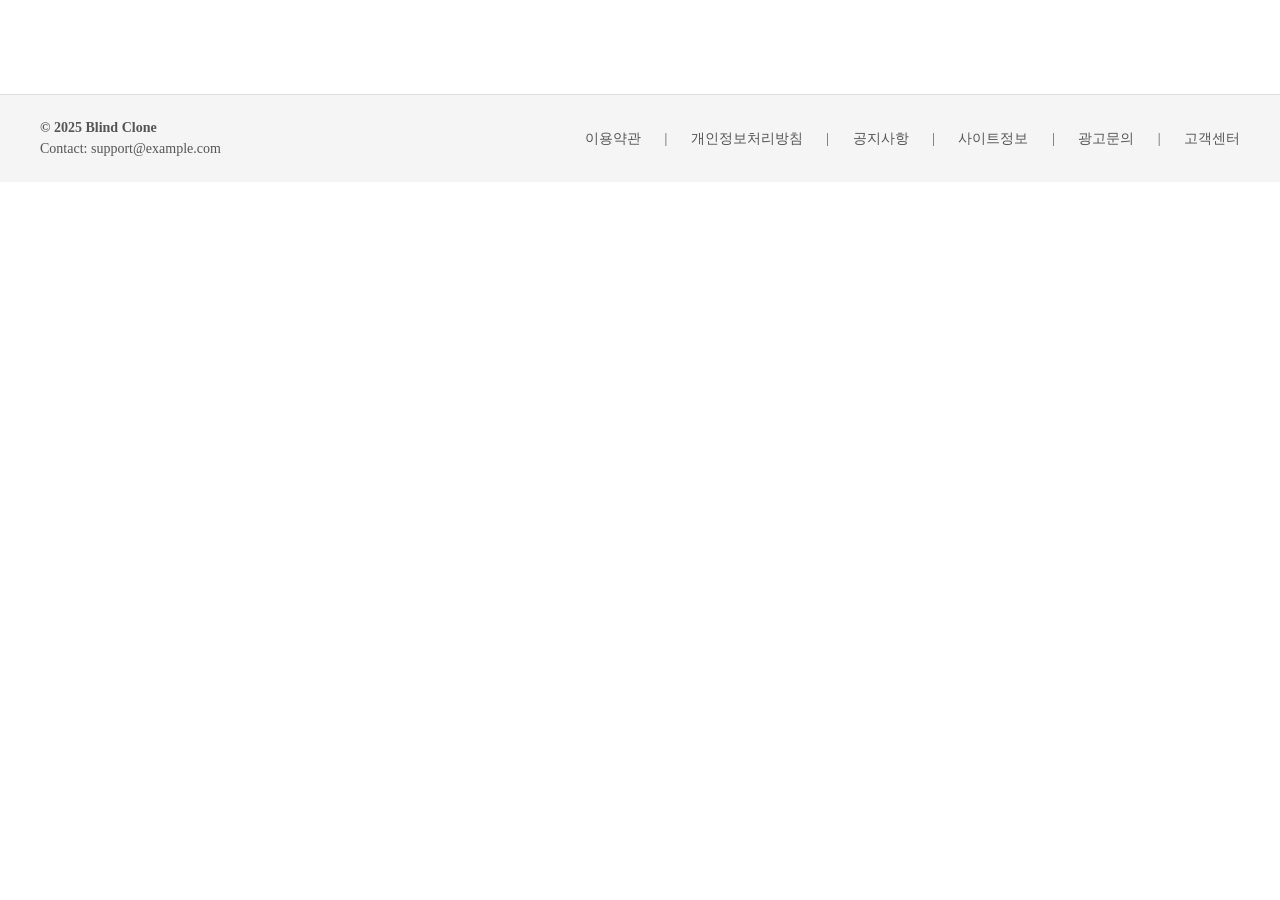
<file: web1/src/main/webapp/views/footer.html>
<!DOCTYPE html>
<html lang="en">
<head>
    <meta charset="UTF-8">
    <meta name="viewport" content="width=device-width, initial-scale=1.0">
    <title>footer</title>
        <link rel="stylesheet" href="./style.css">
</head>
<body>
    <footer class="site-footer">
        <div class="footer-content">
            <div class="footer-left">
                <p><strong>© 2025 Blind Clone</strong></p>
                <p>Contact: support@example.com</p>
            </div>
            <div class="footer-links">
                <a href="#">이용약관</a>
                <span>|</span>
                <a href="#">개인정보처리방침</a>
                <span>|</span>
                <a href="#">공지사항</a>
                <span>|</span>
                <a href="#">사이트정보</a>
                <span>|</span>
                <a href="#">광고문의</a>
                <span>|</span>
                <a href="#">고객센터</a>
            </div>
        </div>
    </footer>
        <script src="https://cdn.jsdelivr.net/npm/bootstrap@5.3.2/dist/js/bootstrap.bundle.min.js"></script>
</body>
</html>
</file>
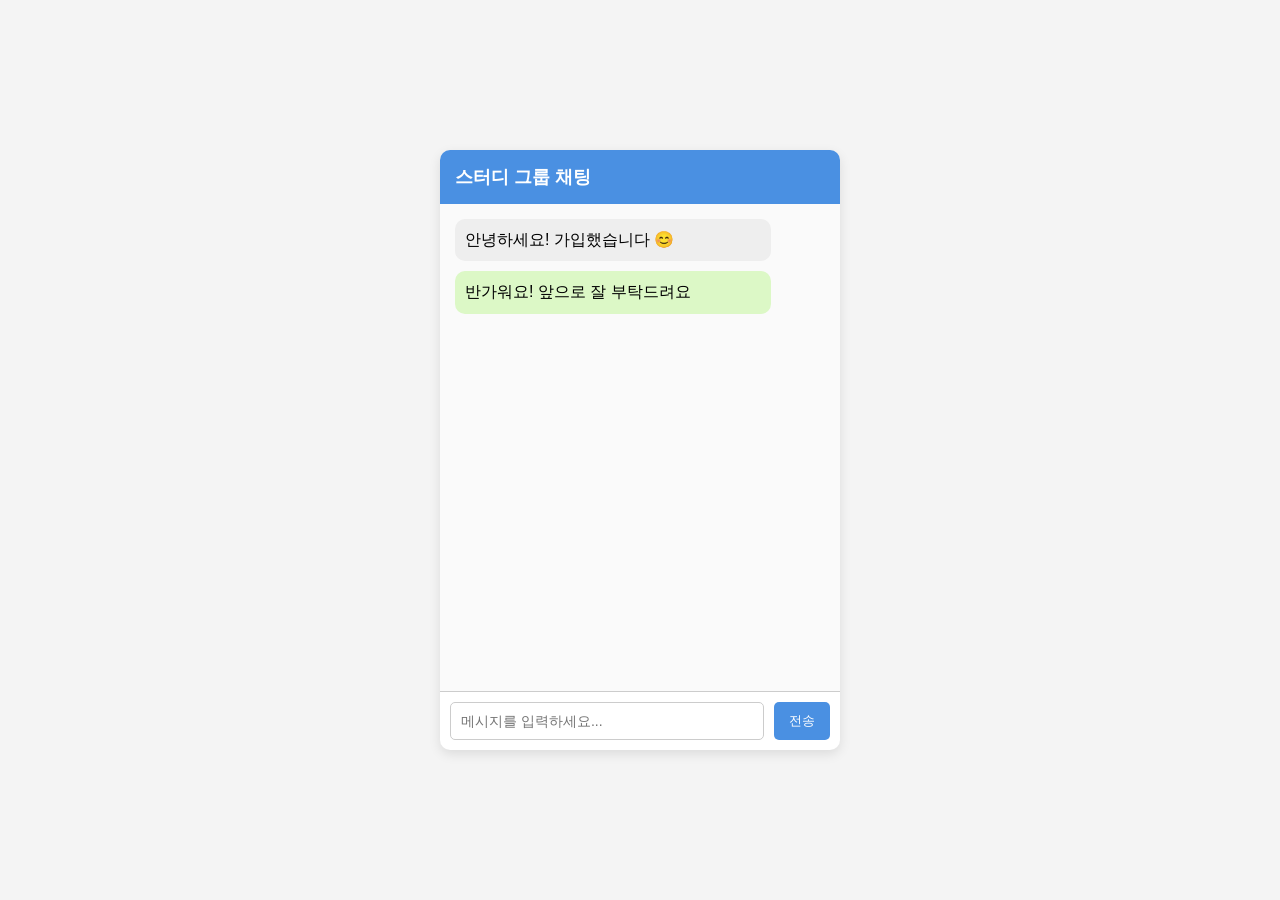
<file: web1/src/main/webapp/views/groupchat.html>
<!DOCTYPE html>
<html lang="ko">
<head>
  <meta charset="UTF-8">
  <title>그룹 채팅</title>
  <style>
    body {
      font-family: 'Segoe UI', sans-serif;
      background-color: #f4f4f4;
      display: flex;
      justify-content: center;
      align-items: center;
      height: 100vh;
      margin: 0;
    }

    .chat-container {
      width: 400px;
      height: 600px;
      background-color: white;
      border-radius: 10px;
      box-shadow: 0 4px 12px rgba(0, 0, 0, 0.1);
      display: flex;
      flex-direction: column;
    }

    .chat-header {
      padding: 15px;
      background-color: #4A90E2;
      color: white;
      font-size: 18px;
      font-weight: bold;
      border-top-left-radius: 10px;
      border-top-right-radius: 10px;
    }

    .chat-messages {
      flex: 1;
      padding: 15px;
      overflow-y: auto;
      background-color: #fafafa;
    }

    .message {
      margin-bottom: 10px;
      max-width: 80%;
      padding: 10px;
      border-radius: 10px;
      line-height: 1.4;
      word-wrap: break-word;
    }

    .message.user {
      background-color: #DCF8C6;
      align-self: flex-end;
    }

    .message.other {
      background-color: #eee;
      align-self: flex-start;
    }

    .chat-input {
      display: flex;
      padding: 10px;
      border-top: 1px solid #ccc;
    }

    .chat-input input {
      flex: 1;
      padding: 10px;
      border: 1px solid #ccc;
      border-radius: 5px;
      font-size: 14px;
    }

    .chat-input button {
      margin-left: 10px;
      padding: 10px 15px;
      background-color: #4A90E2;
      color: white;
      border: none;
      border-radius: 5px;
      cursor: pointer;
    }

    .chat-input button:hover {
      background-color: #357ABD;
    }
  </style>
</head>
<body>

<div class="chat-container">
  <div class="chat-header">스터디 그룹 채팅</div>
  <div class="chat-messages" id="chatMessages">
    <div class="message other">안녕하세요! 가입했습니다 😊</div>
    <div class="message user">반가워요! 앞으로 잘 부탁드려요</div>
  </div>
  <div class="chat-input">
    <input type="text" id="messageInput" placeholder="메시지를 입력하세요..." />
    <button onclick="sendMessage()">전송</button>
  </div>
</div>

<script>
  function sendMessage() {
    const input = document.getElementById("messageInput");
    const chat = document.getElementById("chatMessages");

    if (input.value.trim() !== "") {
      const message = document.createElement("div");
      message.className = "message user";
      message.textContent = input.value;
      chat.appendChild(message);
      input.value = "";
      chat.scrollTop = chat.scrollHeight;
    }
  }
</script>

</body>
</html>
</file>
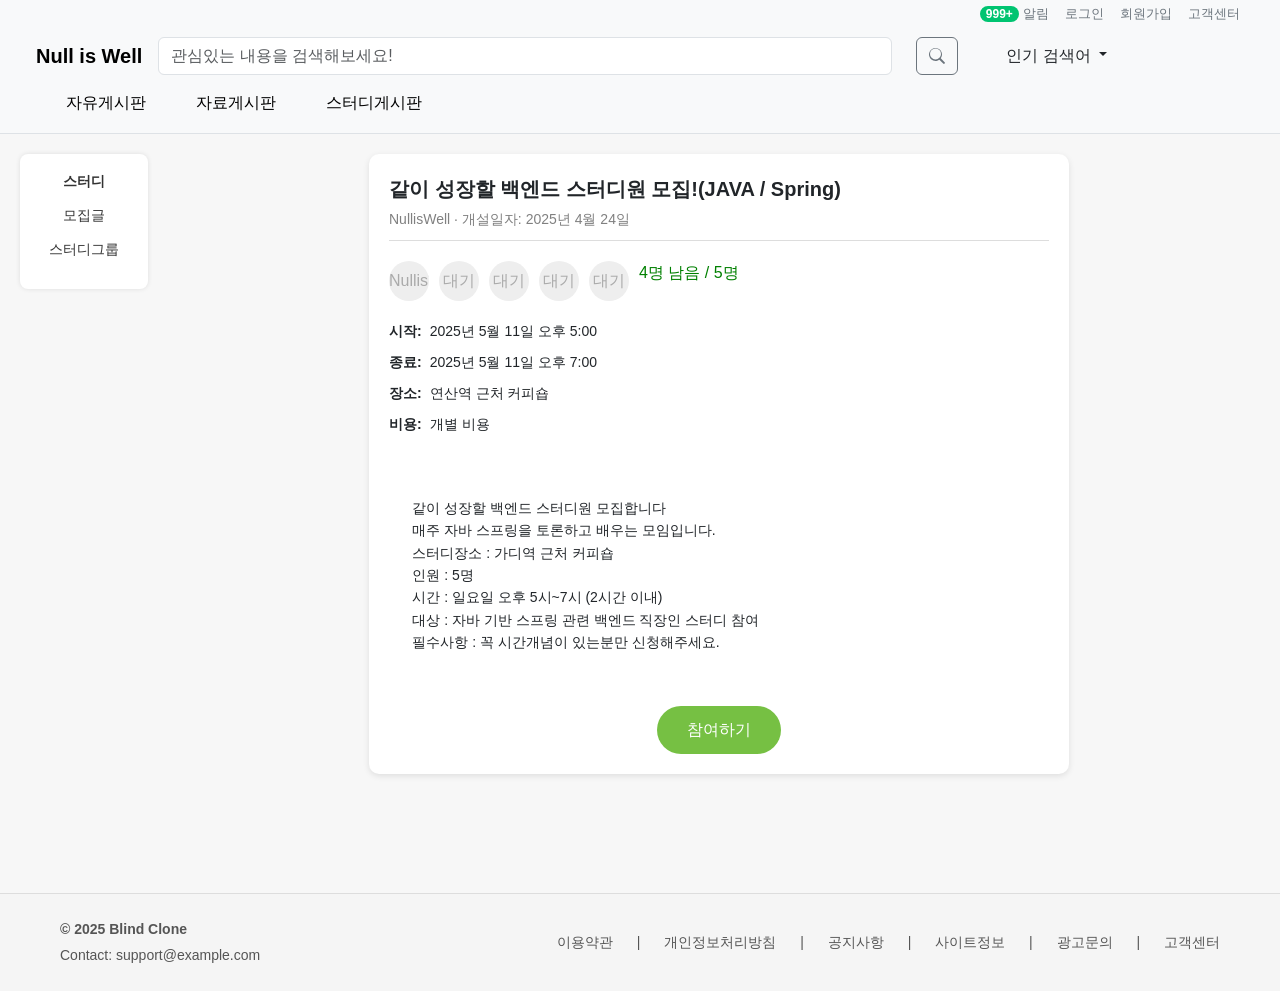
<file: web1/src/main/webapp/views/groupdetail.html>
<!DOCTYPE html>
<html lang="ko">
<head>
  <meta charset="UTF-8" />
  <meta name="viewport" content="width=device-width, initial-scale=1.0" />
  <title>모임 상세</title>
      <link href="https://cdn.jsdelivr.net/npm/bootstrap@5.3.2/dist/css/bootstrap.min.css" rel="stylesheet">
  <link rel="stylesheet" href="./style.css">
  <link rel="stylesheet" href="./submenu.css">
  <style>
    body {
      font-family: 'Segoe UI', sans-serif;
      background: #f7f7f7;
      margin: 0;
    }

.page-wrapper {
  display: flex;
  gap: 30px; /* 간격 추가 */
  padding: 20px; /* 페이지 좌우 여백 */
  justify-content: center; /* 가운데 정렬 */
  flex-wrap: wrap; /* 모바일 대응 */
}

    .container {
      flex: 1;
   min-width: 300px;
  max-width: 700px;
      margin: 0 auto;
      background-color: white;
      padding: 20px;
      box-shadow: 0 2px 6px rgba(0,0,0,0.1);
      border-radius: 10px;
    }



    .header {
      border-bottom: 1px solid #ddd;
      padding-bottom: 10px;
      margin-bottom: 20px;
    }

    .title {
      font-size: 20px;
      font-weight: bold;
      margin-bottom: 5px;
    }

    .meta {
      color: gray;
      font-size: 14px;
    }


    .organizer {
      display: flex;
      align-items: center;
      margin: 20px 0;
    }

    .organizer img {
      width: 40px;
      height: 40px;
      border-radius: 50%;
      margin-right: 10px;
    }

    .members {
      display: flex;
      align-items: center;
      margin-bottom: 10px;
    }

    .members span {
      font-size: 16px;
      color: green;
      margin-right: 10px;
    }

    .avatars {
      display: flex;
      gap: 10px;
    }

    .avatar {
      width: 40px;
      height: 40px;
      background-color: #eee;
      border-radius: 50%;
      display: inline-block;
      line-height: 40px;
      text-align: center;
      color: #aaa;
      overflow: hidden;
    }

    .info {
      margin: 20px 0;
    }

    .info-item {
      margin-bottom: 10px;
      font-size: 14px;
    }

    .info-item span {
      font-weight: bold;
      margin-right: 8px;
    }

    .description {
      font-size: 14px;
      line-height: 1.6;
      white-space: pre-wrap;
    }

    .apply-button {
      margin-top: 30px;
      text-align: center;
    }

    .apply-button button {
      background-color: #76c043;
      border: none;
      padding: 12px 30px;
      font-size: 16px;
      color: white;
      border-radius: 25px;
      cursor: pointer;
    }

    .apply-button button:hover {
      background-color: #65a83c;
    }

   /* modal */
  .modal {
    display: none;
    position: fixed;
    z-index: 999;
    padding-top: 40px;
    left: 0;
    top: 0;
    width: 100%;
    height: 100%;
    overflow: auto;
    background-color: rgba(0,0,0,0.5);
  }

  .modal-content {
    background-color: #fff;
    margin: auto;
    padding: 30px;
    border-radius: 10px;
    width: 90%;
    max-width: 500px;
    box-shadow: 0 4px 12px rgba(0,0,0,0.2);
  }

  .close {
    float: right;
    font-size: 28px;
    font-weight: bold;
    cursor: pointer;
  }

  form input, form textarea {
    width: 100%;
    padding: 10px;
    margin-top: 5px;
    box-sizing: border-box;
    border-radius: 5px;
    border: 1px solid #ccc;
  }

  form button[type="submit"] {
    background-color: #76c043;
    border: none;
    color: white;
    padding: 12px 20px;
    margin-top: 10px;
    border-radius: 25px;
    cursor: pointer;
  }

  form button[type="submit"]:hover {
    background-color: #5ea137;
  }
  /* modal end */
  </style>
</head>
<body>
 <header>
    <!-- 최상단 로그인/회원가입 라인 -->
    <div class="bg-light px-4 py-1 d-flex justify-content-end" style="font-size: 13px;">
        <div class="wrapper">
            <span class="badge" style="top: 10%; right: 110%;">999+</span>
            <a href="#" class="me-3 text-decoration-none text-secondary">알림</a>
        </div>
        <a href="#" class="me-3 text-decoration-none text-secondary">로그인</a>
        <a href="#" class="me-3 text-decoration-none text-secondary">회원가입</a>
        <a href="#" class="me-3 text-decoration-none text-secondary">고객센터</a>
    </div>
    <!-- 상단 메뉴 바 -->
    <nav class="navbar bg-light border-bottom px-4 py-2">
        <div class="container-fluid d-flex align-items-center">
            <a class="navbar-brand fw-bold me-3" href="./test.htmll">Null is Well</a>

            <!-- 검색창 + 인기 검색어 -->
            <div class="d-flex align-items-center flex-grow-1">
                <div class="d-flex align-items-center search-box me-5">
                    <input class="form-control search-input mh-50 me-3 flex-grow-1" type="search"
                        placeholder="관심있는 내용을 검색해보세요!" />
                    <button class="btn btn-outline-secondary ms-2" type="submit">
                        <svg xmlns="http://www.w3.org/2000/svg" width="16" height="16" fill="currentColor"
                            class="bi bi-search" viewBox="0 0 16 16">
                            <path
                                d="M11.742 10.344a6.5 6.5 0 1 0-1.397 1.398h-.001l3.85 3.85a1 1 0 0 0 1.415-1.414l-3.85-3.85zm-5.242 1.106a5.5 5.5 0 1 1 0-11 5.5 5.5 0 0 1 0 11z" />
                        </svg>
                    </button>
                </div>
                <!-- 인기 검색어 dropdown -->
                <div class="dropdown-hover">
                    <a class="nav-link dropdown-toggle me-5" href="#" id="boardMenu" role="button">
                        인기 검색어
                    </a>
                    <div class="dropdown-menu-custom">
                        <div class="fw-bold mb-2">실시간 검색어</div>
                        <ul class="search-rank p-0 m-0">
                            <li><span>1</span><a href="#">레오 14세</a></li>
                            <li><span>2</span><a href="#">교황</a></li>
                            <li><span>3</span><a href="#">김문수</a></li>
                            <li><span>4</span><a href="#">콘클라베</a></li>
                            <li><span>5</span><a href="#">추기경</a></li>
                            <li><span>6</span><a href="#">이재명</a></li>
                            <li><span>7</span><a href="#">오승환</a></li>
                            <li><span>8</span><a href="#">인도</a></li>
                            <li><span>9</span><a href="#">유흥식</a></li>
                            <li><span>10</span><a href="#">황동하</a></li>
                        </ul>
                    </div>
                </div>
            </div>
        </div>

        <!-- 메뉴 탭 -->
        <div>
            <ul class="menu-bar">
                <li class="menu-group">
                    <a href="#">자유게시판</a>
                </li>
                <li class="menu-group">
                    <a href="#">자료게시판</a>
                </li>
                <li class="menu-group">
                    <a href="#">스터디게시판</a>
                    <ul class="submenu">
                        <li><a href="./study.html">모집글</a></li>
                        <li><a href="./mystudygroup.html">스터디그룹</a></li>
                        <li><a href="./timer.html">타이머</a></li>
                    </ul>
                </li>
            </ul>
        </div>
    </nav>
    </header>
    <div class="page-wrapper">
                <!-- 오른쪽 컬럼 -->
                    <div class="study-menu">
                    <ul>
                        <li><a href="./study.html"><strong>스터디</strong></a></li>
                        <li><a href="./study.html">모집글</a></li>
                        <li><a href="./study.html">스터디그룹</a></li>
                    </ul>
                    </div>
  <div class="container">
    <div class="header">
      <div class="title">같이 성장할 백엔드 스터디원 모집!(JAVA / Spring)</div>
      <div class="meta">NullisWell · 개설일자: 2025년 4월 24일</div>
    </div>

    <div class="members">
      <div class="avatars">
        <div class="avatar">NullisWell</div>
        <div class="avatar">대기</div>
        <div class="avatar">대기</div>
        <div class="avatar">대기</div>
        <div class="avatar">대기</div>
        <span>4명 남음 / 5명</span>
      </div>
    </div>

    <div class="info">
      <div class="info-item"><span>시작:</span>2025년 5월 11일 오후 5:00</div>
      <div class="info-item"><span>종료:</span>2025년 5월 11일 오후 7:00</div>
      <div class="info-item"><span>장소:</span>연산역 근처 커피숍</div>
      <div class="info-item"><span>비용:</span>개별 비용</div>
    </div>

    <div class="description">
      같이 성장할 백엔드 스터디원 모집합니다
      매주 자바 스프링을 토론하고 배우는 모임입니다.
      스터디장소 : 가디역 근처 커피숍
      인원 : 5명
      시간 : 일요일 오후 5시~7시 (2시간 이내)
      대상 : 자바 기반 스프링 관련 백엔드 직장인 스터디 참여
      필수사항 : 꼭 시간개념이 있는분만 신청해주세요.
    </div>

    <div class="apply-button">
        <button onclick="openModal()">참여하기</button>
    </div>
  </div>

  <div id="applyModal" class="modal">
  <div class="modal-content">
    <span class="close" onclick="closeModal()">&times;</span>
    <h2>스터디 신청</h2>
    <form id="applyForm">
      <label>이름 <input type="text" name="name" required /></label><br><br>
      <label>거주지<input type="text" name="location" placeholder="예: 가산동동" required /></label><br><br>
      <label>학교/전공<input type="text" name="school" placeholder="스터디 관련된 전공일 경우 작성" /></label><br><br>
      <label>직업<input type="text" name="job" required /></label><br><br>
      <label>연락처<input type="text" name="contact" required /></label><br><br>
      <label>신청하는 이유<textarea name="reason" rows="4" required></textarea></label><br><br>
      <button type="submit">신청하기</button>
    </form>
  </div>
</div>
</div>



    <footer class="site-footer">
        <div class="footer-content">
            <div class="footer-left">
                <p><strong>© 2025 Blind Clone</strong></p>
                <p>Contact: support@example.com</p>
            </div>
            <div class="footer-links">
                <a href="#">이용약관</a>
                <span>|</span>
                <a href="#">개인정보처리방침</a>
                <span>|</span>
                <a href="#">공지사항</a>
                <span>|</span>
                <a href="#">사이트정보</a>
                <span>|</span>
                <a href="#">광고문의</a>
                <span>|</span>
                <a href="#">고객센터</a>
            </div>
        </div>
    </footer>
<script>
  function openModal() {
    document.getElementById("applyModal").style.display = "block";
  }

  function closeModal() {
    document.getElementById("applyModal").style.display = "none";
  }

  // ESC 키로도 닫히게
  window.addEventListener("keydown", function (e) {
    if (e.key === "Escape") closeModal();
  });

  // 폼 제출 시 예시 처리 (백엔드 연동 전용)
  document.getElementById("applyForm").addEventListener("submit", function (e) {
    e.preventDefault();
    alert("신청이 완료되었습니다!");
    closeModal();
    this.reset();
  });
</script>
    <script src="https://cdn.jsdelivr.net/npm/bootstrap@5.3.2/dist/js/bootstrap.bundle.min.js"></script>
</body>
</html>
</file>
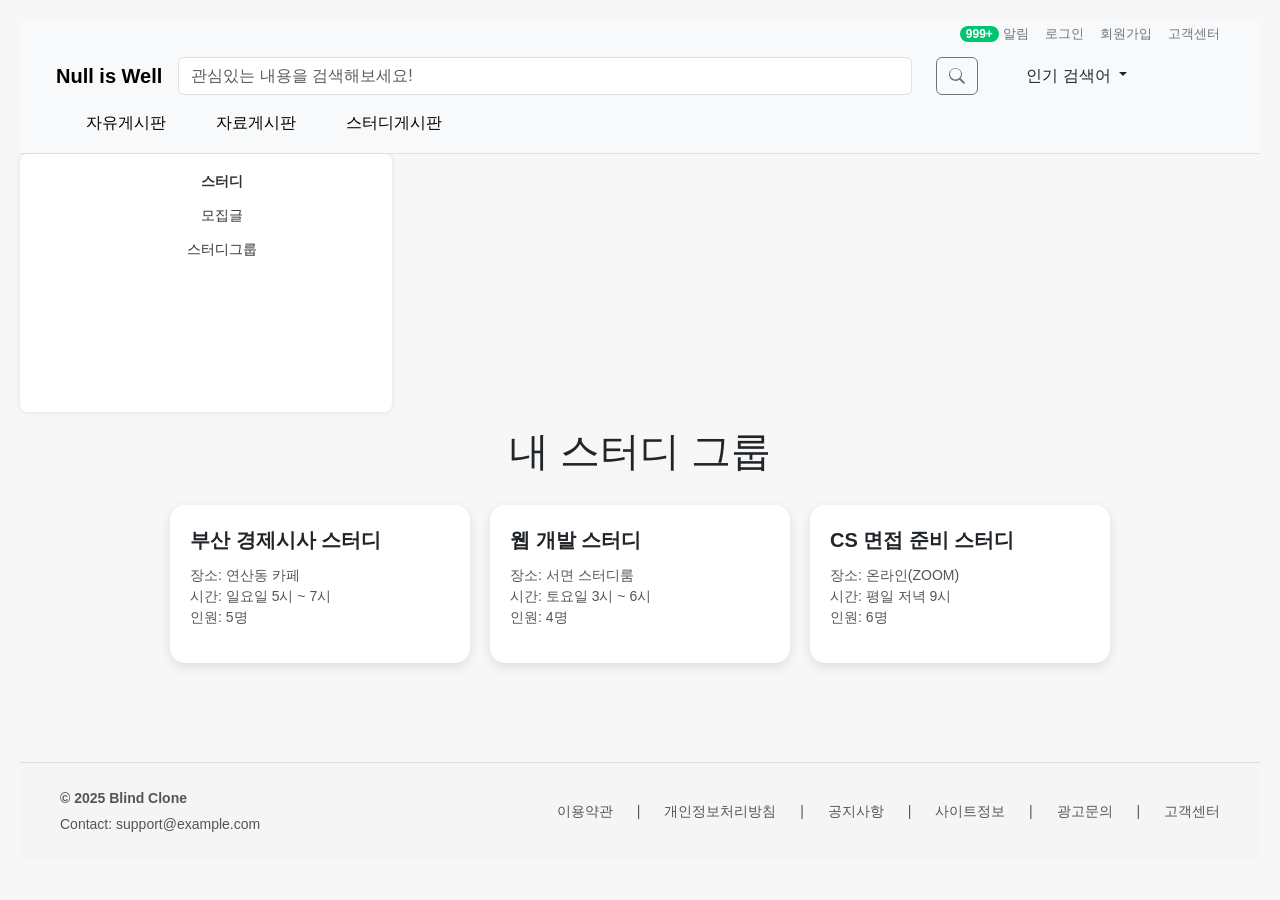
<file: web1/src/main/webapp/views/groupdetail2.html>
<!DOCTYPE html>
<html lang="ko">
<head>
  <meta charset="UTF-8">
    <meta name="viewport" content="width=device-width, initial-scale=1.0" />
  <title>내 스터디 그룹</title>
        <link href="https://cdn.jsdelivr.net/npm/bootstrap@5.3.2/dist/css/bootstrap.min.css" rel="stylesheet">
  <link rel="stylesheet" href="./style.css">
  <style>
    body {
      font-family: Arial, sans-serif;
      background: #f7f7f7;
      padding: 20px;
    }

    
    .study-menu{
    width: 30%;
    height: 30%;
    padding: 10px;
    margin-bottom: 15px;
    border-radius: 8px;
    background-color: white;
    box-shadow: 0 0 5px rgba(0, 0, 0, 0.1);
    font-family: sans-serif;
    text-align: center;
    }

    .study-menu li{
    list-style-type: none;
    padding: 5px 15px;
    }

    .study-menu li a {
    color: #333;
    text-decoration: none;
    font-size: 14px;
}

.study-menu li a:hover {
    color: #007bff;
}

    h1 {
      text-align: center;
      margin-bottom: 30px;
    }

    .group-container {
      display: flex;
      flex-wrap: wrap;
      gap: 20px;
      justify-content: center;
    }

    .group-card {
      background-color: white;
      border-radius: 15px;
      box-shadow: 0 4px 12px rgba(0, 0, 0, 0.1);
      width: 300px;
      padding: 20px;
      position: relative;
    }

    .group-title {
      font-size: 20px;
      font-weight: bold;
      margin-bottom: 10px;
    }

    .group-info {
      font-size: 14px;
      color: #555;
      margin-bottom: 15px;
    }

    .group-actions {
      display: flex;
      flex-wrap: wrap;
      gap: 10px;
    }

    .group-actions button {
      flex: 1 1 45%;
      padding: 10px;
      border: none;
      border-radius: 8px;
      cursor: pointer;
      font-size: 14px;
    }

    .edit-btn { background-color: #4CAF50; color: white; }
    .delete-btn { background-color: #e53935; color: white; }
    .kick-btn { background-color: #ff9800; color: white; }
    .leave-btn { background-color: #9e9e9e; color: white; }
    .chat-btn { background-color: #42a5f5; color: white; }

    .group-actions button:hover {
      opacity: 0.9;
    }
  </style>
</head>
<body>
 <header>
    <!-- 최상단 로그인/회원가입 라인 -->
    <div class="bg-light px-4 py-1 d-flex justify-content-end" style="font-size: 13px;">
        <div class="wrapper">
            <span class="badge" style="top: 10%; right: 110%;">999+</span>
            <a href="#" class="me-3 text-decoration-none text-secondary">알림</a>
        </div>
        <a href="#" class="me-3 text-decoration-none text-secondary">로그인</a>
        <a href="#" class="me-3 text-decoration-none text-secondary">회원가입</a>
        <a href="#" class="me-3 text-decoration-none text-secondary">고객센터</a>
    </div>
    <!-- 상단 메뉴 바 -->
    <nav class="navbar bg-light border-bottom px-4 py-2">
        <div class="container-fluid d-flex align-items-center">
            <a class="navbar-brand fw-bold me-3" href="#">Null is Well</a>

            <!-- 검색창 + 인기 검색어 -->
            <div class="d-flex align-items-center flex-grow-1">
                <div class="d-flex align-items-center search-box me-5">
                    <input class="form-control search-input mh-50 me-3 flex-grow-1" type="search"
                        placeholder="관심있는 내용을 검색해보세요!" />
                    <button class="btn btn-outline-secondary ms-2" type="submit">
                        <svg xmlns="http://www.w3.org/2000/svg" width="16" height="16" fill="currentColor"
                            class="bi bi-search" viewBox="0 0 16 16">
                            <path
                                d="M11.742 10.344a6.5 6.5 0 1 0-1.397 1.398h-.001l3.85 3.85a1 1 0 0 0 1.415-1.414l-3.85-3.85zm-5.242 1.106a5.5 5.5 0 1 1 0-11 5.5 5.5 0 0 1 0 11z" />
                        </svg>
                    </button>
                </div>
                <!-- 인기 검색어 dropdown -->
                <div class="dropdown-hover">
                    <a class="nav-link dropdown-toggle me-5" href="#" id="boardMenu" role="button">
                        인기 검색어
                    </a>
                    <div class="dropdown-menu-custom">
                        <div class="fw-bold mb-2">실시간 검색어</div>
                        <ul class="search-rank p-0 m-0">
                            <li><span>1</span><a href="#">레오 14세</a></li>
                            <li><span>2</span><a href="#">교황</a></li>
                            <li><span>3</span><a href="#">김문수</a></li>
                            <li><span>4</span><a href="#">콘클라베</a></li>
                            <li><span>5</span><a href="#">추기경</a></li>
                            <li><span>6</span><a href="#">이재명</a></li>
                            <li><span>7</span><a href="#">오승환</a></li>
                            <li><span>8</span><a href="#">인도</a></li>
                            <li><span>9</span><a href="#">유흥식</a></li>
                            <li><span>10</span><a href="#">황동하</a></li>
                        </ul>
                    </div>
                </div>
            </div>
        </div>

        <!-- 메뉴 탭 -->
        <div>
            <ul class="menu-bar">
                <li class="menu-group">
                    <a href="#">자유게시판</a>
                </li>
                <li class="menu-group">
                    <a href="#">자료게시판</a>
                </li>
                <li class="menu-group">
                    <a href="#">스터디게시판</a>
                    <ul class="submenu">
                        <li><a href="./study.html">모집글</a></li>
                        <li><a href="./study.html">스터디그룹</a></li>
                        <li><a href="./study.html">타이머</a></li>
                    </ul>
                </li>
            </ul>
        </div>
    </nav>
    </header>

                <!-- 오른쪽 컬럼 -->
                    <div class="study-menu">
                    <ul>
                        <li><a href="./study.html"><strong>스터디</strong></a></li>
                        <li><a href="./study.html">모집글</a></li>
                        <li><a href="./study.html">스터디그룹</a></li>
                    </ul>
                    </div>
  <h1>내 스터디 그룹</h1>

  <div class="group-container">

    <!-- ✅ 그룹 1 (작성자) -->
    <div class="group-card">
      <div class="group-title">부산 경제시사 스터디</div>
      <div class="group-info">
        장소: 연산동 카페<br>
        시간: 일요일 5시 ~ 7시<br>
        인원: 5명
      </div>
      <!-- <div class="group-actions">
        <button class="edit-btn">수정</button>
        <button class="delete-btn">삭제</button>
        <button class="kick-btn">그룹원 추방</button>
        <button class="chat-btn">그룹 채팅</button>
      </div> -->
    </div>

    <!-- ✅ 그룹 2 (작성자가 아님) -->
    <div class="group-card">
      <div class="group-title">웹 개발 스터디</div>
      <div class="group-info">
        장소: 서면 스터디룸<br>
        시간: 토요일 3시 ~ 6시<br>
        인원: 4명
      </div>
      <!-- <div class="group-actions">
        <button class="leave-btn">탈퇴</button>
        <button class="chat-btn">그룹 채팅</button>
      </div> -->
    </div>

    <!-- ✅ 그룹 3 (작성자) -->
    <div class="group-card">
      <div class="group-title">CS 면접 준비 스터디</div>
      <div class="group-info">
        장소: 온라인(ZOOM)<br>
        시간: 평일 저녁 9시<br>
        인원: 6명
      </div>
      <!-- <div class="group-actions">
        <button class="edit-btn">수정</button>
        <button class="delete-btn">삭제</button>
        <button class="kick-btn">그룹원 추방</button>
        <button class="chat-btn">그룹 채팅</button>
      </div> -->
    </div>

  </div>
  
    <footer class="site-footer">
        <div class="footer-content">
            <div class="footer-left">
                <p><strong>© 2025 Blind Clone</strong></p>
                <p>Contact: support@example.com</p>
            </div>
            <div class="footer-links">
                <a href="#">이용약관</a>
                <span>|</span>
                <a href="#">개인정보처리방침</a>
                <span>|</span>
                <a href="#">공지사항</a>
                <span>|</span>
                <a href="#">사이트정보</a>
                <span>|</span>
                <a href="#">광고문의</a>
                <span>|</span>
                <a href="#">고객센터</a>
            </div>
        </div>
    </footer>
    <script src="https://cdn.jsdelivr.net/npm/bootstrap@5.3.2/dist/js/bootstrap.bundle.min.js"></script>
</body>
</html>
</file>
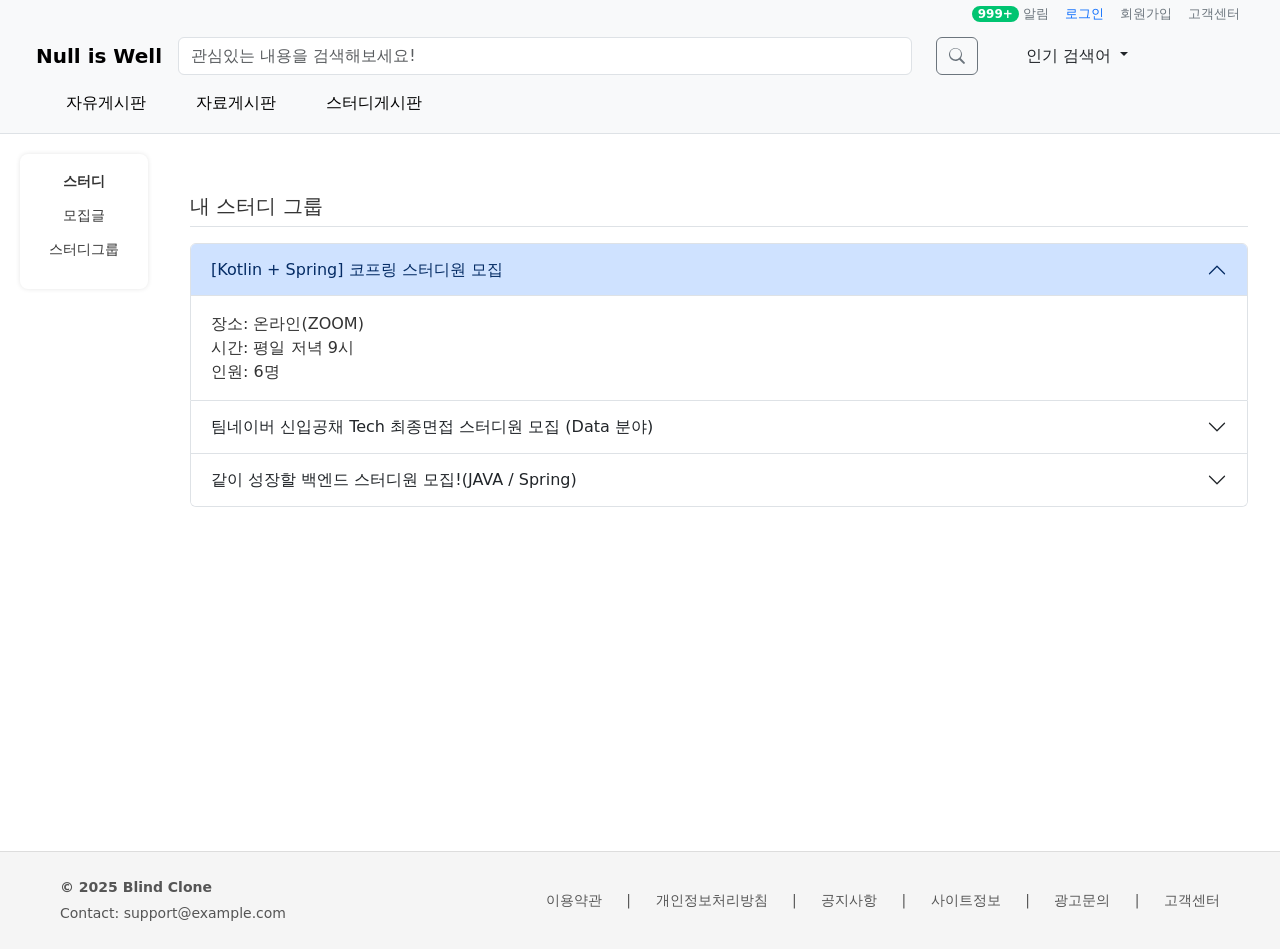
<file: web1/src/main/webapp/views/mystudygroup.html>
<!DOCTYPE html>
<html lang="ko">

<head>
    <meta charset="UTF-8" />
    <meta name="viewport" content="width=device-width, initial-scale=1.0" />
    <title>Blind 클론</title>
    <link href="https://cdn.jsdelivr.net/npm/bootstrap@5.3.2/dist/css/bootstrap.min.css" rel="stylesheet">
    <link rel="stylesheet" href="./style.css">
    <link rel="stylesheet" href="./submenu.css">
</head>
<style>
    .page-wrapper {
        width: 100%;
        height: 70%;
        display: flex;
        gap: 30px;
        /* 간격 추가 */
        padding: 20px;
        /* 페이지 좌우 여백 */
        justify-content: center;
        /* 가운데 정렬 */
        flex-wrap: wrap;
        /* 모바일 대응 */
    }

    .container {
        flex: 1;
    }
</style>

<body>
    <!-- 최상단 로그인/회원가입 라인 -->
    <div class="bg-light px-4 py-1 d-flex justify-content-end" style="font-size: 13px;">
        <div class="wrapper">
            <span class="badge" style="top: 10%; right: 110%;">999+</span>
            <a href="#" class="me-3 text-decoration-none text-secondary">알림</a>
        </div>
        <a href="#" class="me-3 text-decoration-none textP-secondary">로그인</a>
        <a href="#" class="me-3 text-decoration-none text-secondary">회원가입</a>
        <a href="#" class="me-3 text-decoration-none text-secondary">고객센터</a>
    </div>
    <!-- 상단 메뉴 바 -->
    <nav class="navbar bg-light border-bottom px-4 py-2">
        <div class="container-fluid d-flex align-items-center">
            <a class="navbar-brand fw-bold me-3" href="./test.html">Null is Well</a>

            <!-- 검색창 + 인기 검색어 -->
            <div class="d-flex align-items-center flex-grow-1">
                <div class="d-flex align-items-center search-box me-5">
                    <input class="form-control search-input mh-50 me-3 flex-grow-1" type="search"
                        placeholder="관심있는 내용을 검색해보세요!" />
                    <button class="btn btn-outline-secondary ms-2" type="submit">
                        <svg xmlns="http://www.w3.org/2000/svg" width="16" height="16" fill="currentColor"
                            class="bi bi-search" viewBox="0 0 16 16">
                            <path
                                d="M11.742 10.344a6.5 6.5 0 1 0-1.397 1.398h-.001l3.85 3.85a1 1 0 0 0 1.415-1.414l-3.85-3.85zm-5.242 1.106a5.5 5.5 0 1 1 0-11 5.5 5.5 0 0 1 0 11z" />
                        </svg>
                    </button>
                </div>
                <!-- 인기 검색어 dropdown -->
                <div class="dropdown-hover">
                    <a class="nav-link dropdown-toggle me-5" href="#" id="boardMenu" role="button">
                        인기 검색어
                    </a>
                    <div class="dropdown-menu-custom">
                        <div class="fw-bold mb-2">실시간 검색어</div>
                        <ul class="search-rank p-0 m-0">
                            <li><span>1</span><a href="#">레오 14세</a></li>
                            <li><span>2</span><a href="#">교황</a></li>
                            <li><span>3</span><a href="#">김문수</a></li>
                            <li><span>4</span><a href="#">콘클라베</a></li>
                            <li><span>5</span><a href="#">추기경</a></li>
                            <li><span>6</span><a href="#">이재명</a></li>
                            <li><span>7</span><a href="#">오승환</a></li>
                            <li><span>8</span><a href="#">인도</a></li>
                            <li><span>9</span><a href="#">유흥식</a></li>
                            <li><span>10</span><a href="#">황동하</a></li>
                        </ul>
                    </div>
                </div>
            </div>
        </div>

        <!-- 메뉴 탭 -->
        <div>
            <ul class="menu-bar">
                <li class="menu-group">
                    <a href="#">자유게시판</a>
                </li>
                <li class="menu-group">
                    <a href="#">자료게시판</a>
                </li>
                <li class="menu-group">
                    <a href="#">스터디게시판</a>
                    <ul class="submenu">
                        <li><a href="./study.html">모집글</a></li>
                        <li><a href="./mystudygroup.html">스터디그룹</a></li>
                        <li><a href="./timer.html">타이머</a></li>
                    </ul>
                </li>
            </ul>
        </div>
    </nav>

    <div class="page-wrapper">
        <!-- 오른쪽 컬럼 -->
        <div class="study-menu">
            <ul>
                <li><a href="./study.html"><strong>스터디</strong></a></li>
                <li><a href="./study.html">모집글</a></li>
                <li><a href="./mystudygroup.html">스터디그룹</a></li>
            </ul>
        </div>
        <!-- 메인 콘텐츠 -->
        <div class="container mt-4">
                <div class="col-md-12 board-menu">
                    <h5 class="border-bottom pb-2 mt-3 mb-3">
                        <a href="./study.html">내 스터디 그룹 </a>
                    </h5>
                    <div class="accordion" id="accordionExample">
                        <div class="accordion-item">
                            <h2 class="accordion-header" id="headingOne">
                                <button class="accordion-button" type="button" data-bs-toggle="collapse"
                                    data-bs-target="#collapseOne" aria-expanded="true" aria-controls="collapseOne">
                                    [Kotlin + Spring] 코프링 스터디원 모집
                                </button>
                            </h2>
                            <div id="collapseOne" class="accordion-collapse collapse show" aria-labelledby="headingOne"
                                data-bs-parent="#accordionExample">
                                    <a href="./groupdetail.html">
                                <div class="accordion-body">
        								장소: 온라인(ZOOM)<br>
       									시간: 평일 저녁 9시<br>
        								인원: 6명
                                </div>
                                    </a>
                            </div>
                        </div>
                        <div class="accordion-item">
                            <h2 class="accordion-header" id="headingTwo">
                                <button class="accordion-button collapsed" type="button" data-bs-toggle="collapse"
                                    data-bs-target="#collapseTwo" aria-expanded="false" aria-controls="collapseTwo">
                                    팀네이버 신입공채 Tech 최종면접 스터디원 모집 (Data 분야)
                                </button>
                            </h2>
                            <div id="collapseTwo" class="accordion-collapse collapse" aria-labelledby="headingTwo"
                                data-bs-parent="#accordionExample">
                                <a href="./groupdetail.html">
                                <div class="accordion-body">
                                        장소: 서면 스터디룸<br>
       					 				시간: 토요일 3시 ~ 6시<br>
        								인원: 4명
                                </div>
                                </a>
                            </div>
                        </div>
                        <div class="accordion-item">
                            <h2 class="accordion-header" id="headingThree">
                                <button class="accordion-button collapsed" type="button" data-bs-toggle="collapse"
                                    data-bs-target="#collapseThree" aria-expanded="false" aria-controls="collapseThree">
                                    같이 성장할 백엔드 스터디원 모집!(JAVA / Spring)
                                </button>
                            </h2>
                            <div id="collapseThree" class="accordion-collapse collapse" aria-labelledby="headingThree"
                                data-bs-parent="#accordionExample">
                                    <a href="./groupdetail.html">
                                <div class="accordion-body">
                                        장소: 가디역 근처 스터디룸<br>
       					 				시간: 평일 9시<br>
        								인원: 6명
                                </div>
                                    </a>
                            </div>
                        </div>
                    </div>
                </div>
            </div>
    </div>
   <footer class="site-footer">
        <div class="footer-content">
            <div class="footer-left">
                <p><strong>© 2025 Blind Clone</strong></p>
                <p>Contact: support@example.com</p>
            </div>
            <div class="footer-links">
                <a href="#">이용약관</a>
                <span>|</span>
                <a href="#">개인정보처리방침</a>
                <span>|</span>
                <a href="#">공지사항</a>
                <span>|</span>
                <a href="#">사이트정보</a>
                <span>|</span>
                <a href="#">광고문의</a>
                <span>|</span>
                <a href="#">고객센터</a>
            </div>
        </div>
    </footer>
            <script src="https://cdn.jsdelivr.net/npm/bootstrap@5.3.2/dist/js/bootstrap.bundle.min.js"></script>
</body>

</html>
</file>
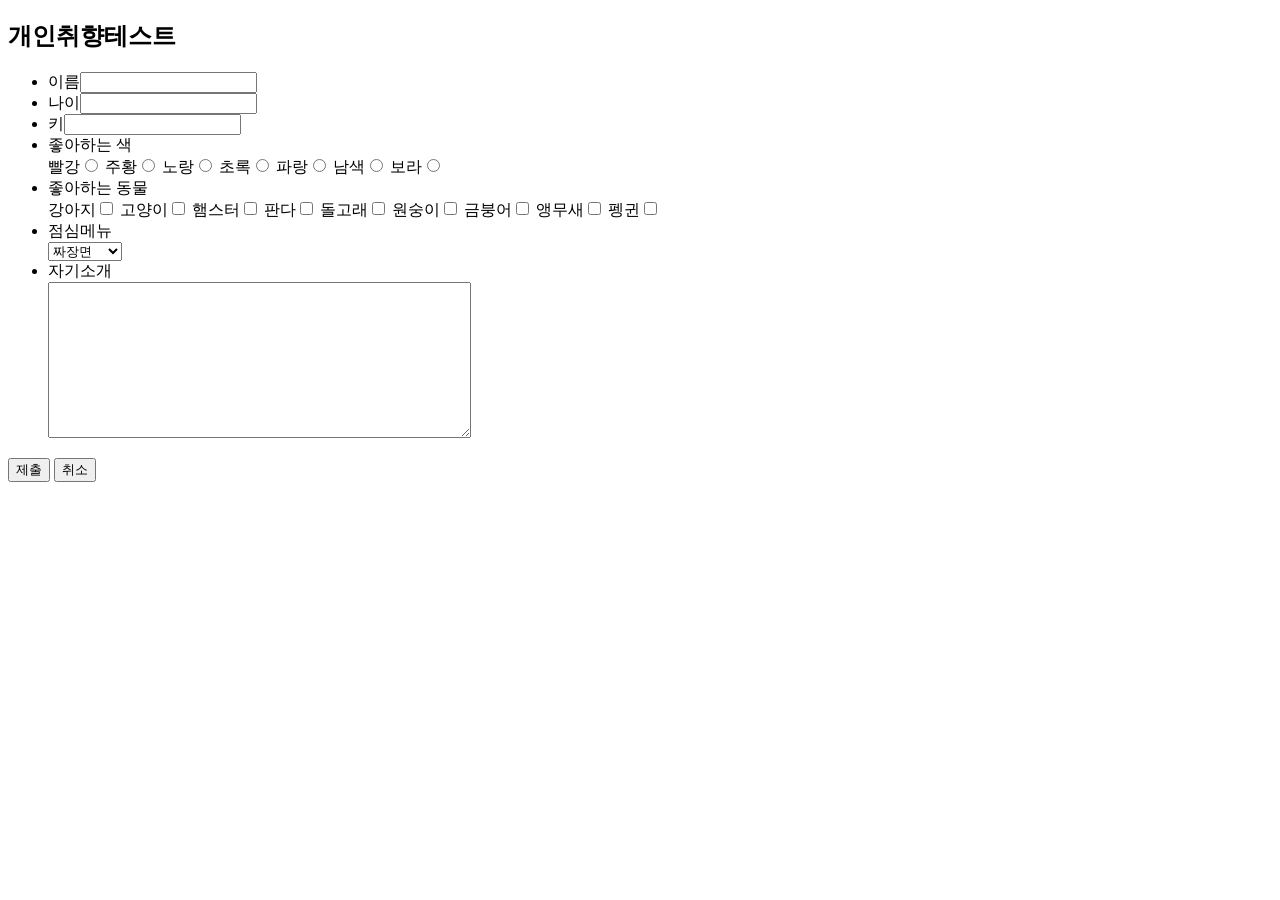
<file: web1/src/main/webapp/views/person.html>
<!DOCTYPE html>
<html>
<head>
<meta charset="UTF-8">
<title>파라미터테스트</title>
</head>
<body>
<h2>개인취향테스트</h2>
	<form action="/basicweb/persondata.do" method="post">
		<ul>
			<li>
				<label>이름<input type="text" name="name"></label>
			</li>
			<li>
				<label>나이<input type="text" name="age"></label>
			</li>
			<li>
				<label>키<input type="text" name="height"></label>
			</li>
			<li>
				좋아하는 색<br>
				<label>빨강<input type="radio" name="color" value="red"></label>
				<label>주황<input type="radio" name="color" value="orange"></label>
				<label>노랑<input type="radio" name="color" value="yellow"></label>
				<label>초록<input type="radio" name="color" value="green"></label>
				<label>파랑<input type="radio" name="color" value="blue"></label>
				<label>남색<input type="radio" name="color" value="indigo"></label>
				<label>보라<input type="radio" name="color" value="purple"></label>
			</li>
			<li>
				좋아하는 동물<br>
				<label>강아지<input type="checkbox" name="animals" value="강아지"></label>
				<label>고양이<input type="checkbox" name="animals" value="고양이"></label>
				<label>햄스터<input type="checkbox" name="animals" value="햄스터"></label>
				<label>판다<input type="checkbox" name="animals" value="판다"></label>
				<label>돌고래<input type="checkbox" name="animals" value="돌고래"></label>
				<label>원숭이<input type="checkbox" name="animals" value="원숭이"></label>
				<label>금붕어<input type="checkbox" name="animals" value="금붕어"></label>
				<label>앵무새<input type="checkbox" name="animals" value="앵무새"></label>
				<label>펭귄<input type="checkbox" name="animals" value="펭귄"></label>
			</li>
			<li>
				점심메뉴<br>
				<select name="lunch">
					<option value="짜장면">짜장면</option>
					<option value="윤쉐프">윤쉐프</option>
					<option value="블랙국밥">블랙국밥</option>
					<option value="초밥">초밥</option>
					<option value="포케">포케</option>
				</select>
			</li>
			<li>
				자기소개<br>
				<textarea name="info" cols="50" rows="10"></textarea>
			</li>
		</ul>
		<input type="submit" value="제출">
		<input type="reset" value="취소">
	</form>	
	
	
	
</body>
</html>
</file>
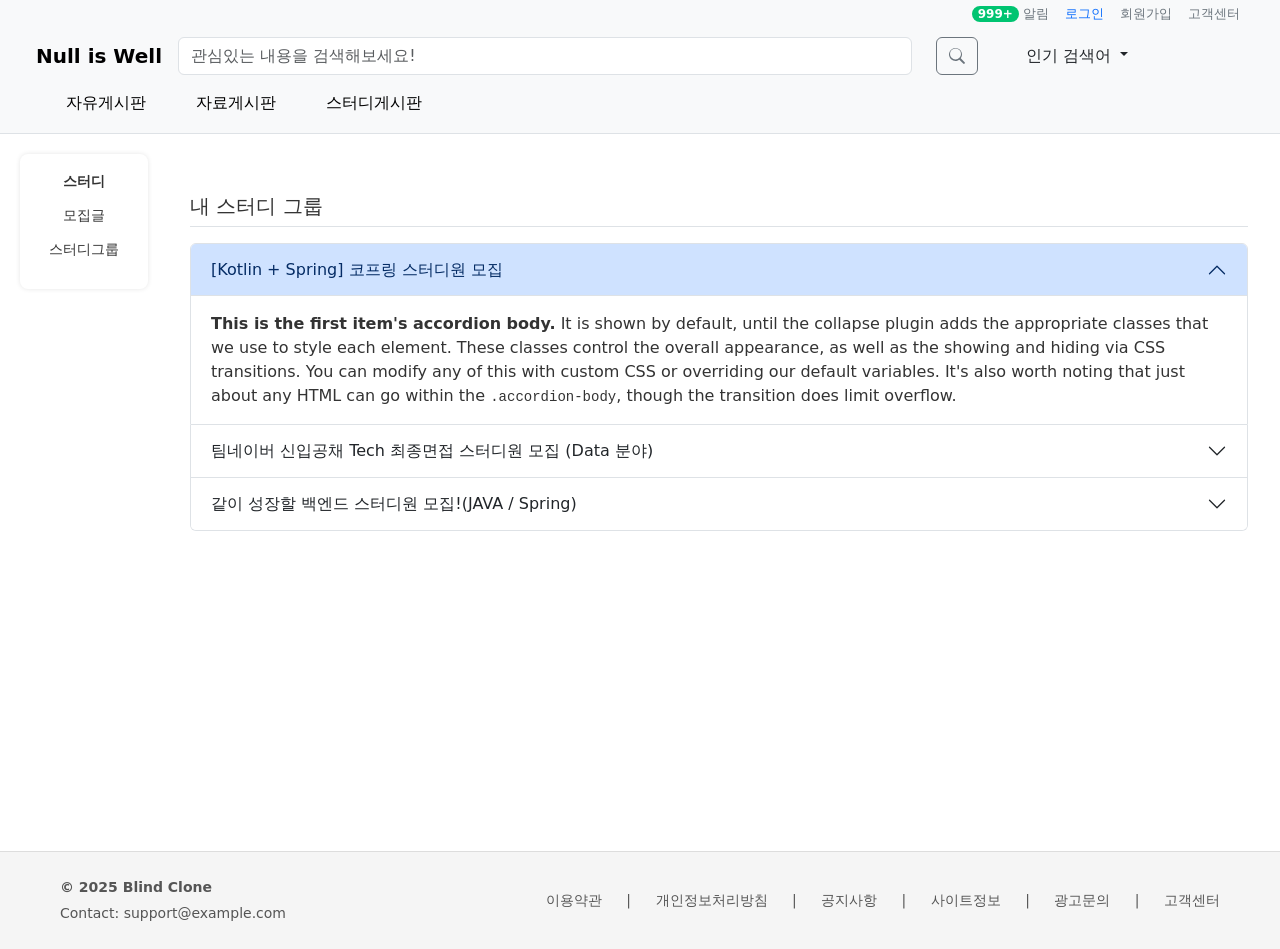
<file: web1/src/main/webapp/views/study copy.html>
<!DOCTYPE html>
<html lang="ko">

<head>
    <meta charset="UTF-8" />
    <meta name="viewport" content="width=device-width, initial-scale=1.0" />
    <title>Blind 클론</title>
    <link href="https://cdn.jsdelivr.net/npm/bootstrap@5.3.2/dist/css/bootstrap.min.css" rel="stylesheet">
    <link rel="stylesheet" href="./style.css">
    <link rel="stylesheet" href="./submenu.css">
</head>
<style>
    .page-wrapper {
        width: 100%;
        height: 70%;
        display: flex;
        gap: 30px;
        /* 간격 추가 */
        padding: 20px;
        /* 페이지 좌우 여백 */
        justify-content: center;
        /* 가운데 정렬 */
        flex-wrap: wrap;
        /* 모바일 대응 */
    }

    .container {
        flex: 1;
    }
</style>

<body>
    <!-- 최상단 로그인/회원가입 라인 -->
    <div class="bg-light px-4 py-1 d-flex justify-content-end" style="font-size: 13px;">
        <div class="wrapper">
            <span class="badge" style="top: 10%; right: 110%;">999+</span>
            <a href="#" class="me-3 text-decoration-none text-secondary">알림</a>
        </div>
        <a href="#" class="me-3 text-decoration-none textP-secondary">로그인</a>
        <a href="#" class="me-3 text-decoration-none text-secondary">회원가입</a>
        <a href="#" class="me-3 text-decoration-none text-secondary">고객센터</a>
    </div>
    <!-- 상단 메뉴 바 -->
    <nav class="navbar bg-light border-bottom px-4 py-2">
        <div class="container-fluid d-flex align-items-center">
            <a class="navbar-brand fw-bold me-3" href="#">Null is Well</a>

            <!-- 검색창 + 인기 검색어 -->
            <div class="d-flex align-items-center flex-grow-1">
                <div class="d-flex align-items-center search-box me-5">
                    <input class="form-control search-input mh-50 me-3 flex-grow-1" type="search"
                        placeholder="관심있는 내용을 검색해보세요!" />
                    <button class="btn btn-outline-secondary ms-2" type="submit">
                        <svg xmlns="http://www.w3.org/2000/svg" width="16" height="16" fill="currentColor"
                            class="bi bi-search" viewBox="0 0 16 16">
                            <path
                                d="M11.742 10.344a6.5 6.5 0 1 0-1.397 1.398h-.001l3.85 3.85a1 1 0 0 0 1.415-1.414l-3.85-3.85zm-5.242 1.106a5.5 5.5 0 1 1 0-11 5.5 5.5 0 0 1 0 11z" />
                        </svg>
                    </button>
                </div>
                <!-- 인기 검색어 dropdown -->
                <div class="dropdown-hover">
                    <a class="nav-link dropdown-toggle me-5" href="#" id="boardMenu" role="button">
                        인기 검색어
                    </a>
                    <div class="dropdown-menu-custom">
                        <div class="fw-bold mb-2">실시간 검색어</div>
                        <ul class="search-rank p-0 m-0">
                            <li><span>1</span><a href="#">레오 14세</a></li>
                            <li><span>2</span><a href="#">교황</a></li>
                            <li><span>3</span><a href="#">김문수</a></li>
                            <li><span>4</span><a href="#">콘클라베</a></li>
                            <li><span>5</span><a href="#">추기경</a></li>
                            <li><span>6</span><a href="#">이재명</a></li>
                            <li><span>7</span><a href="#">오승환</a></li>
                            <li><span>8</span><a href="#">인도</a></li>
                            <li><span>9</span><a href="#">유흥식</a></li>
                            <li><span>10</span><a href="#">황동하</a></li>
                        </ul>
                    </div>
                </div>
            </div>
        </div>

        <!-- 메뉴 탭 -->
        <div>
            <ul class="menu-bar">
                <li class="menu-group">
                    <a href="#">자유게시판</a>
                </li>
                <li class="menu-group">
                    <a href="#">자료게시판</a>
                </li>
                <li class="menu-group">
                    <a href="#">스터디게시판</a>
                    <ul class="submenu">
                        <li><a href="./study.html">모집글</a></li>
                        <li><a href="./study.html">스터디그룹</a></li>
                        <li><a href="./study.html">타이머</a></li>
                    </ul>
                </li>
            </ul>
        </div>
    </nav>

    <div class="page-wrapper">
        <!-- 오른쪽 컬럼 -->
        <div class="study-menu">
            <ul>
                <li><a href="./study.html"><strong>스터디</strong></a></li>
                <li><a href="./study.html">모집글</a></li>
                <li><a href="./study.html">스터디그룹</a></li>
            </ul>
        </div>
        <!-- 메인 콘텐츠 -->
        <div class="container mt-4">
                <div class="col-md-12 board-menu">
                    <h5 class="border-bottom pb-2 mt-3 mb-3">
                        <a href="./study.html">내 스터디 그룹 </a>
                    </h5>
                    <div class="accordion" id="accordionExample">
                        <div class="accordion-item">
                            <h2 class="accordion-header" id="headingOne">
                                <button class="accordion-button" type="button" data-bs-toggle="collapse"
                                    data-bs-target="#collapseOne" aria-expanded="true" aria-controls="collapseOne">
                                    [Kotlin + Spring] 코프링 스터디원 모집
                                </button>
                            </h2>
                            <div id="collapseOne" class="accordion-collapse collapse show" aria-labelledby="headingOne"
                                data-bs-parent="#accordionExample">
                                <div class="accordion-body">
                                    <a href="./groupdetail.html">
                                        <strong>This is the first item's accordion body.</strong> It is shown by
                                        default, until the collapse plugin adds the appropriate classes that we use to
                                        style each element. These classes control the overall appearance, as well as the
                                        showing and hiding via CSS transitions. You can modify any of this with custom
                                        CSS or overriding our default variables. It's also worth noting that just about
                                        any HTML can go within the <code>.accordion-body</code>, though the transition
                                        does limit overflow.
                                    </a>
                                </div>
                            </div>
                        </div>
                        <div class="accordion-item">
                            <h2 class="accordion-header" id="headingTwo">
                                <button class="accordion-button collapsed" type="button" data-bs-toggle="collapse"
                                    data-bs-target="#collapseTwo" aria-expanded="false" aria-controls="collapseTwo">
                                    팀네이버 신입공채 Tech 최종면접 스터디원 모집 (Data 분야)
                                </button>
                            </h2>
                            <div id="collapseTwo" class="accordion-collapse collapse" aria-labelledby="headingTwo"
                                data-bs-parent="#accordionExample">
                                <div class="accordion-body">
                                    <a href="./groupdetail.html">
                                        <strong>This is the first item's accordion body.</strong> It is shown by
                                        default, until the collapse plugin adds the appropriate classes that we use to
                                        style each element. These classes control the overall appearance, as well as the
                                        showing and hiding via CSS transitions. You can modify any of this with custom
                                        CSS or overriding our default variables. It's also worth noting that just about
                                        any HTML can go within the <code>.accordion-body</code>, though the transition
                                        does limit overflow.
                                    </a>
                                </div>
                            </div>
                        </div>
                        <div class="accordion-item">
                            <h2 class="accordion-header" id="headingThree">
                                <button class="accordion-button collapsed" type="button" data-bs-toggle="collapse"
                                    data-bs-target="#collapseThree" aria-expanded="false" aria-controls="collapseThree">
                                    같이 성장할 백엔드 스터디원 모집!(JAVA / Spring)
                                </button>
                            </h2>
                            <div id="collapseThree" class="accordion-collapse collapse" aria-labelledby="headingThree"
                                data-bs-parent="#accordionExample">
                                <div class="accordion-body">
                                    <a href="./groupdetail.html">
                                        <strong>This is the first item's accordion body.</strong> It is shown by
                                        default, until the collapse plugin adds the appropriate classes that we use to
                                        style each element. These classes control the overall appearance, as well as the
                                        showing and hiding via CSS transitions. You can modify any of this with custom
                                        CSS or overriding our default variables. It's also worth noting that just about
                                        any HTML can go within the <code>.accordion-body</code>, though the transition
                                        does limit overflow.
                                    </a>
                                </div>
                            </div>
                        </div>
                    </div>
                </div>
            </div>
    </div>
   <footer class="site-footer">
        <div class="footer-content">
            <div class="footer-left">
                <p><strong>© 2025 Blind Clone</strong></p>
                <p>Contact: support@example.com</p>
            </div>
            <div class="footer-links">
                <a href="#">이용약관</a>
                <span>|</span>
                <a href="#">개인정보처리방침</a>
                <span>|</span>
                <a href="#">공지사항</a>
                <span>|</span>
                <a href="#">사이트정보</a>
                <span>|</span>
                <a href="#">광고문의</a>
                <span>|</span>
                <a href="#">고객센터</a>
            </div>
        </div>
    </footer>
            <script src="https://cdn.jsdelivr.net/npm/bootstrap@5.3.2/dist/js/bootstrap.bundle.min.js"></script>
</body>

</html>
</file>
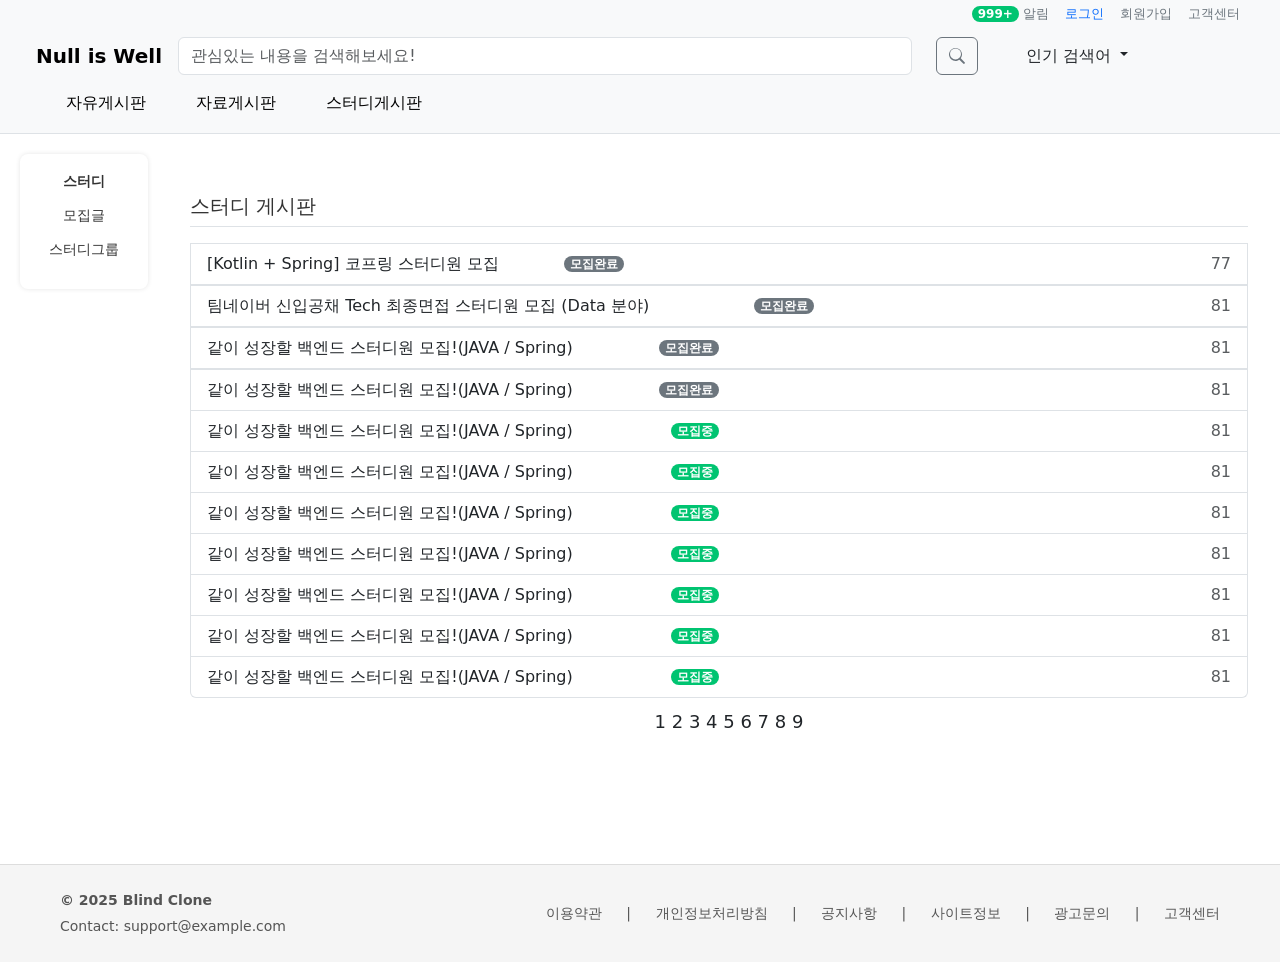
<file: web1/src/main/webapp/views/study.html>
<!DOCTYPE html>
<html lang="ko">

<head>
    <meta charset="UTF-8" />
    <meta name="viewport" content="width=device-width, initial-scale=1.0" />
    <title>Blind 클론</title>
    <link href="https://cdn.jsdelivr.net/npm/bootstrap@5.3.2/dist/css/bootstrap.min.css" rel="stylesheet">
    <link rel="stylesheet" href="./style.css">
      <link rel="stylesheet" href="./submenu.css">
</head>
<style>

.page-wrapper {
  display: flex;
  gap: 30px; /* 간격 추가 */
  padding: 20px; /* 페이지 좌우 여백 */
  justify-content: center; /* 가운데 정렬 */
  flex-wrap: wrap; /* 모바일 대응 */
}

    .container {
      flex: 1;
    }
</style>
<body>
    <!-- 최상단 로그인/회원가입 라인 -->
    <div class="bg-light px-4 py-1 d-flex justify-content-end" style="font-size: 13px;">
        <div class="wrapper">
            <span class="badge" style="top: 10%; right: 110%;">999+</span>
            <a href="#" class="me-3 text-decoration-none text-secondary">알림</a>
        </div>
        <a href="#" class="me-3 text-decoration-none textP-secondary">로그인</a>
        <a href="#" class="me-3 text-decoration-none text-secondary">회원가입</a>
        <a href="#" class="me-3 text-decoration-none text-secondary">고객센터</a>
    </div>
    <!-- 상단 메뉴 바 -->
    <nav class="navbar bg-light border-bottom px-4 py-2">
        <div class="container-fluid d-flex align-items-center">
            <a class="navbar-brand fw-bold me-3" href="#">Null is Well</a>

            <!-- 검색창 + 인기 검색어 -->
            <div class="d-flex align-items-center flex-grow-1">
                <div class="d-flex align-items-center search-box me-5">
                    <input class="form-control search-input mh-50 me-3 flex-grow-1" type="search"
                        placeholder="관심있는 내용을 검색해보세요!" />
                    <button class="btn btn-outline-secondary ms-2" type="submit">
                        <svg xmlns="http://www.w3.org/2000/svg" width="16" height="16" fill="currentColor"
                            class="bi bi-search" viewBox="0 0 16 16">
                            <path
                                d="M11.742 10.344a6.5 6.5 0 1 0-1.397 1.398h-.001l3.85 3.85a1 1 0 0 0 1.415-1.414l-3.85-3.85zm-5.242 1.106a5.5 5.5 0 1 1 0-11 5.5 5.5 0 0 1 0 11z" />
                        </svg>
                    </button>
                </div>
                <!-- 인기 검색어 dropdown -->
                <div class="dropdown-hover">
                    <a class="nav-link dropdown-toggle me-5" href="#" id="boardMenu" role="button">
                        인기 검색어
                    </a>
                    <div class="dropdown-menu-custom">
                        <div class="fw-bold mb-2">실시간 검색어</div>
                        <ul class="search-rank p-0 m-0">
                            <li><span>1</span><a href="#">레오 14세</a></li>
                            <li><span>2</span><a href="#">교황</a></li>
                            <li><span>3</span><a href="#">김문수</a></li>
                            <li><span>4</span><a href="#">콘클라베</a></li>
                            <li><span>5</span><a href="#">추기경</a></li>
                            <li><span>6</span><a href="#">이재명</a></li>
                            <li><span>7</span><a href="#">오승환</a></li>
                            <li><span>8</span><a href="#">인도</a></li>
                            <li><span>9</span><a href="#">유흥식</a></li>
                            <li><span>10</span><a href="#">황동하</a></li>
                        </ul>
                    </div>
                </div>
            </div>
        </div>

        <!-- 메뉴 탭 -->
        <div>
            <ul class="menu-bar">
                <li class="menu-group">
                    <a href="#">자유게시판</a>
                </li>
                <li class="menu-group">
                    <a href="#">자료게시판</a>
                </li>
                <li class="menu-group">
                    <a href="#">스터디게시판</a>
                    <ul class="submenu">
                        <li><a href="./study.html">모집글</a></li>
                        <li><a href="./study.html">스터디그룹</a></li>
                        <li><a href="./study.html">타이머</a></li>
                    </ul>
                </li>
            </ul>
        </div>
    </nav>

<div class="page-wrapper">
                            <!-- 오른쪽 컬럼 -->
                    <div class="study-menu">
                    <ul>
                        <li><a href="./study.html"><strong>스터디</strong></a></li>
                        <li><a href="./study.html">모집글</a></li>
                        <li><a href="./mystudygroup.html">스터디그룹</a></li>
                    </ul>
                    </div>
    <!-- 메인 콘텐츠 -->
    <div class="container mt-4">
        <div class="row">

            <!-- 왼쪽 컬럼 -->
            <div class="col-md-12 board-menu">
                <h5 class="border-bottom pb-2 mt-3 mb-3">
                    <a href="./study.html">스터디 게시판 </a>
                </h5>
                <ul class="list-group">
                    <a href="./groupdetail.html">
                    <li class="list-group-item"><span class="badge bg-secondary" style="top: 30%; right: 59%;">모집완료</span> [Kotlin + Spring] 코프링 스터디원 모집 <span class="float-end text-muted">77</span></li></a>
                    <a href="./groupdetail.html">
                    <li class="list-group-item"><span class="badge bg-secondary" style="top: 30%; right: 41%;">모집완료</span> 팀네이버 신입공채 Tech 최종면접 스터디원 모집 (Data 분야) <span class="float-end text-muted">81</span>
                    </li></a>
                    <a href="./groupdetail.html">
                    <li class="list-group-item"><span class="badge bg-secondary" style="top: 30%; right: 50%;">모집완료</span> 같이 성장할 백엔드 스터디원 모집!(JAVA / Spring)<span class="float-end text-muted">81</span>
                    </li></a>
                    <li class="list-group-item"><span class="badge bg-secondary" style="top: 30%; right: 50%;">모집완료</span> 같이 성장할 백엔드 스터디원 모집!(JAVA / Spring)<span class="float-end text-muted">81</span>
                    </li></a>
                    <li class="list-group-item"><span class="badge" style="top: 30%; right: 50%;">모집중</span> 같이 성장할 백엔드 스터디원 모집!(JAVA / Spring)<span class="float-end text-muted">81</span>
                    </li></a>
                    <li class="list-group-item"><span class="badge" style="top: 30%; right: 50%;">모집중</span> 같이 성장할 백엔드 스터디원 모집!(JAVA / Spring)<span class="float-end text-muted">81</span>
                    </li></a>
                    <li class="list-group-item"><span class="badge" style="top: 30%; right: 50%;">모집중</span> 같이 성장할 백엔드 스터디원 모집!(JAVA / Spring)<span class="float-end text-muted">81</span>
                    </li></a>
                    <li class="list-group-item"><span class="badge" style="top: 30%; right: 50%;">모집중</span> 같이 성장할 백엔드 스터디원 모집!(JAVA / Spring)<span class="float-end text-muted">81</span>
                    </li></a>
                    <li class="list-group-item"><span class="badge" style="top: 30%; right: 50%;">모집중</span> 같이 성장할 백엔드 스터디원 모집!(JAVA / Spring)<span class="float-end text-muted">81</span>
                    </li></a>
                    <li class="list-group-item"><span class="badge" style="top: 30%; right: 50%;">모집중</span> 같이 성장할 백엔드 스터디원 모집!(JAVA / Spring)<span class="float-end text-muted">81</span>
                    </li></a>
                    <li class="list-group-item"><span class="badge" style="top: 30%; right: 50%;">모집중</span> 같이 성장할 백엔드 스터디원 모집!(JAVA / Spring)<span class="float-end text-muted">81</span>
                    </li></a>
                </ul>
            </div>
            <p style="text-align: center; margin: 10px; font-size: 18px;">1 2 3 4 5 6 7 8 9</p>
        </div>
    </div>
</div>
    <footer class="site-footer">
        <div class="footer-content">
            <div class="footer-left">
                <p><strong>© 2025 Blind Clone</strong></p>
                <p>Contact: support@example.com</p>
            </div>
            <div class="footer-links">
                <a href="#">이용약관</a>
                <span>|</span>
                <a href="#">개인정보처리방침</a>
                <span>|</span>
                <a href="#">공지사항</a>
                <span>|</span>
                <a href="#">사이트정보</a>
                <span>|</span>
                <a href="#">광고문의</a>
                <span>|</span>
                <a href="#">고객센터</a>
            </div>
        </div>
    </footer>
    <script src="https://cdn.jsdelivr.net/npm/bootstrap@5.3.2/dist/js/bootstrap.bundle.min.js"></script>
</body>

</html>
</file>
<file: web1/src/main/webapp/views/style.css>
html, body {
    height: 100%;
    margin: 0;
  }

  body {
    display: flex;
    flex-direction: column;
    min-height: 100vh;
  }

  .container {
    flex: 1;
  }

.nav-main {
    font-size: 16px;
    font-weight: 500;
}

.nav-sub {
    font-size: 13px;
    color: gray;
}

.menu-bar {
    display: flex;
    gap: 30px;
    background-color: #f8f9fa;
    padding-top: 10px;
    padding-bottom: 5px;
    margin: 0;
}

.board-menu a{
    color: #333;
    text-decoration: none;
}
.menu-group {
    list-style: none;
    position: relative;
}

.menu-group>a {
    text-decoration: none;
    color: black;
    font-weight: 500;
    padding: 5px 10px;
    display: inline-block;
}

.menu-group>a:hover {
    color: #007bff;
}

.submenu {
    display: none;
    position: absolute;
    top: 35px;
    left: 0;
    background-color: white;
    border: 1px solid #ddd;
    box-shadow: 0 2px 5px rgba(0, 0, 0, 0.1);
    list-style: none;
    padding: 10px 0;
    margin: 0;
    min-width: 140px;
    z-index: 1000;
}

.submenu li {
    padding: 5px 15px;
}

.submenu li a {
    color: #333;
    text-decoration: none;
    font-size: 14px;
}

.submenu li a:hover {
    color: #007bff;
}

.menu-group:hover .submenu {
    display: block;
}

/* 인기 검색어 hover dropdown */
.dropdown-hover {
    position: relative;
    display: inline-block;
}

.dropdown-menu-custom {
    display: none;
    position: absolute;
    top: 100%;
    left: auto;
    right: 0;
    /* 오른쪽 끝에 붙이기 */
    min-width: 200px;
    background-color: white;
    border: 1px solid #ddd;
    box-shadow: 0 2px 5px rgba(0, 0, 0, 0.1);
    z-index: 1000;
    padding: 15px;
    font-size: 14px;
    white-space: nowrap;
}

.dropdown-hover:hover .dropdown-menu-custom {
    display: block;
}

.search-rank li {
    list-style: none;
    margin: 5px 0;
}

.search-rank li span {
    font-weight: bold;
    margin-right: 5px;
}

.search-rank a {
    text-decoration: none;
    color: #007bff;
}

.search-rank a:hover {
    text-decoration: underline;
}

/* 로그인 메뉴 */
.nav-small-menu {
    display: flex;
    gap: 15px;
    font-size: 14px;
}

.nav-small-menu a {
    text-decoration: none;
    color: #555;
}

.nav-small-menu a:hover {
    color: #007bff;
}

/* 반응형 검색창 */
.search-input {
    width: 100%;
    max-width: 800px;
}

.search-box {
    width: 100%;
    max-width: 800px;
}

.search-box button {
    height: 38px;
}

/* user-card */
.user-card {
    width: 100%;
    padding: 10px;
    margin-bottom: 15px;
    border-radius: 8px;
    background-color: white;
    box-shadow: 0 0 5px rgba(0, 0, 0, 0.1);
    font-family: sans-serif;
}

.nickname {
    font-size: 14px;
    margin-bottom: 8px;
    color: #333;
}

.info {
    margin: 5px;
    padding-bottom: 10px;
}

.wrapper {
    position: relative;
    /* 기준점 */
    display: inline-block;
}

.icon {
    font-size: 30px;
}

.badge {
    position: absolute;
    top: -20%;
    right: 50%;
    background-color: #00c471;
    color: white;
    font-size: 12px;
    font-weight: bold;
    padding: 2px 6px;
    border-radius: 12px;
    z-index: 10;
    /* 위에 뜨도록 */
}

.user-menu {
    text-align: center;
    font-size: 13px;
    color: #333;
    margin-top: 5px;
}

.user-menu a {
    color: #333;
    text-decoration: none;
    margin: 0 4px;
}

/* user-card  end */
/* footer */
.site-footer {
    background-color: #f5f5f5;
    padding: 20px 0;
    border-top: 1px solid #ddd;
    font-size: 14px;
    color: #555;
    margin-top: 50px;
    position : relative;
    transform : translateY(50%);
}

.footer-content {
    max-width: 1200px;
    margin: 0 auto;
    padding: 0 20px;
    display: flex;
    justify-content: space-between;
    align-items: center;
    flex-wrap: wrap;
    
}

.footer-left p {
    margin: 5px 0;
}

.footer-links a {
    margin-left: 20px;
    color: #555;
    text-decoration: none;
}

.footer-links span{
    margin-left: 20px;
}

.footer-links a:hover {
    text-decoration: underline;
}

/* footer end */
</file>
<file: web1/src/main/webapp/views/submenu.css>
.study-menu{
    width: 10vw;
    height: 15vh;
    padding: 10px;
    margin-bottom: 15px;
    border-radius: 8px;
    background-color: white;
    box-shadow: 0 0 5px rgba(0, 0, 0, 0.1);
    font-family: sans-serif;
    text-align: center;
    }

    .study-menu>ul{
        padding: 0px;
        margin: 0px;
    }

    .study-menu li{
    list-style-type: none;
    padding: 5px 15px;
    }

    .study-menu li a {
    color: #333;
    text-decoration: none;
    font-size: 14px;
}

.study-menu li a:hover {
    color: #007bff;
}
</file>
